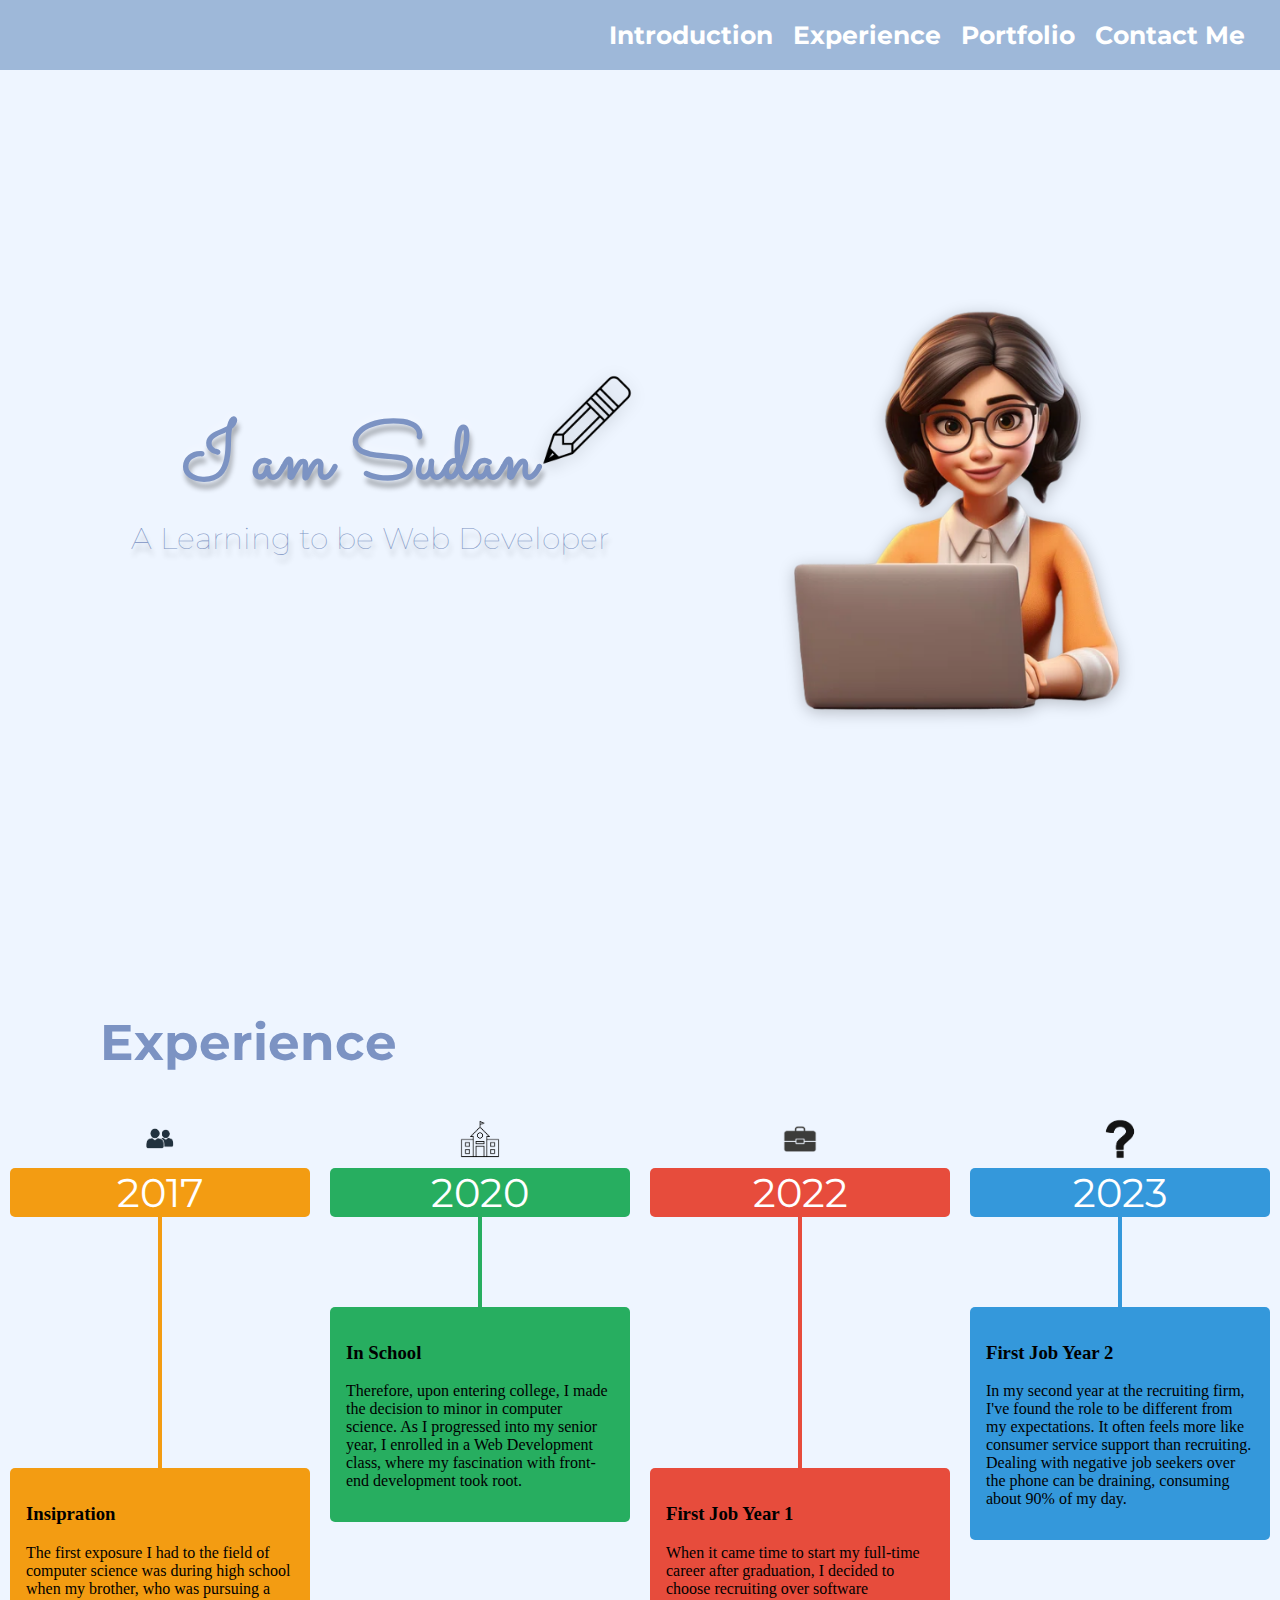
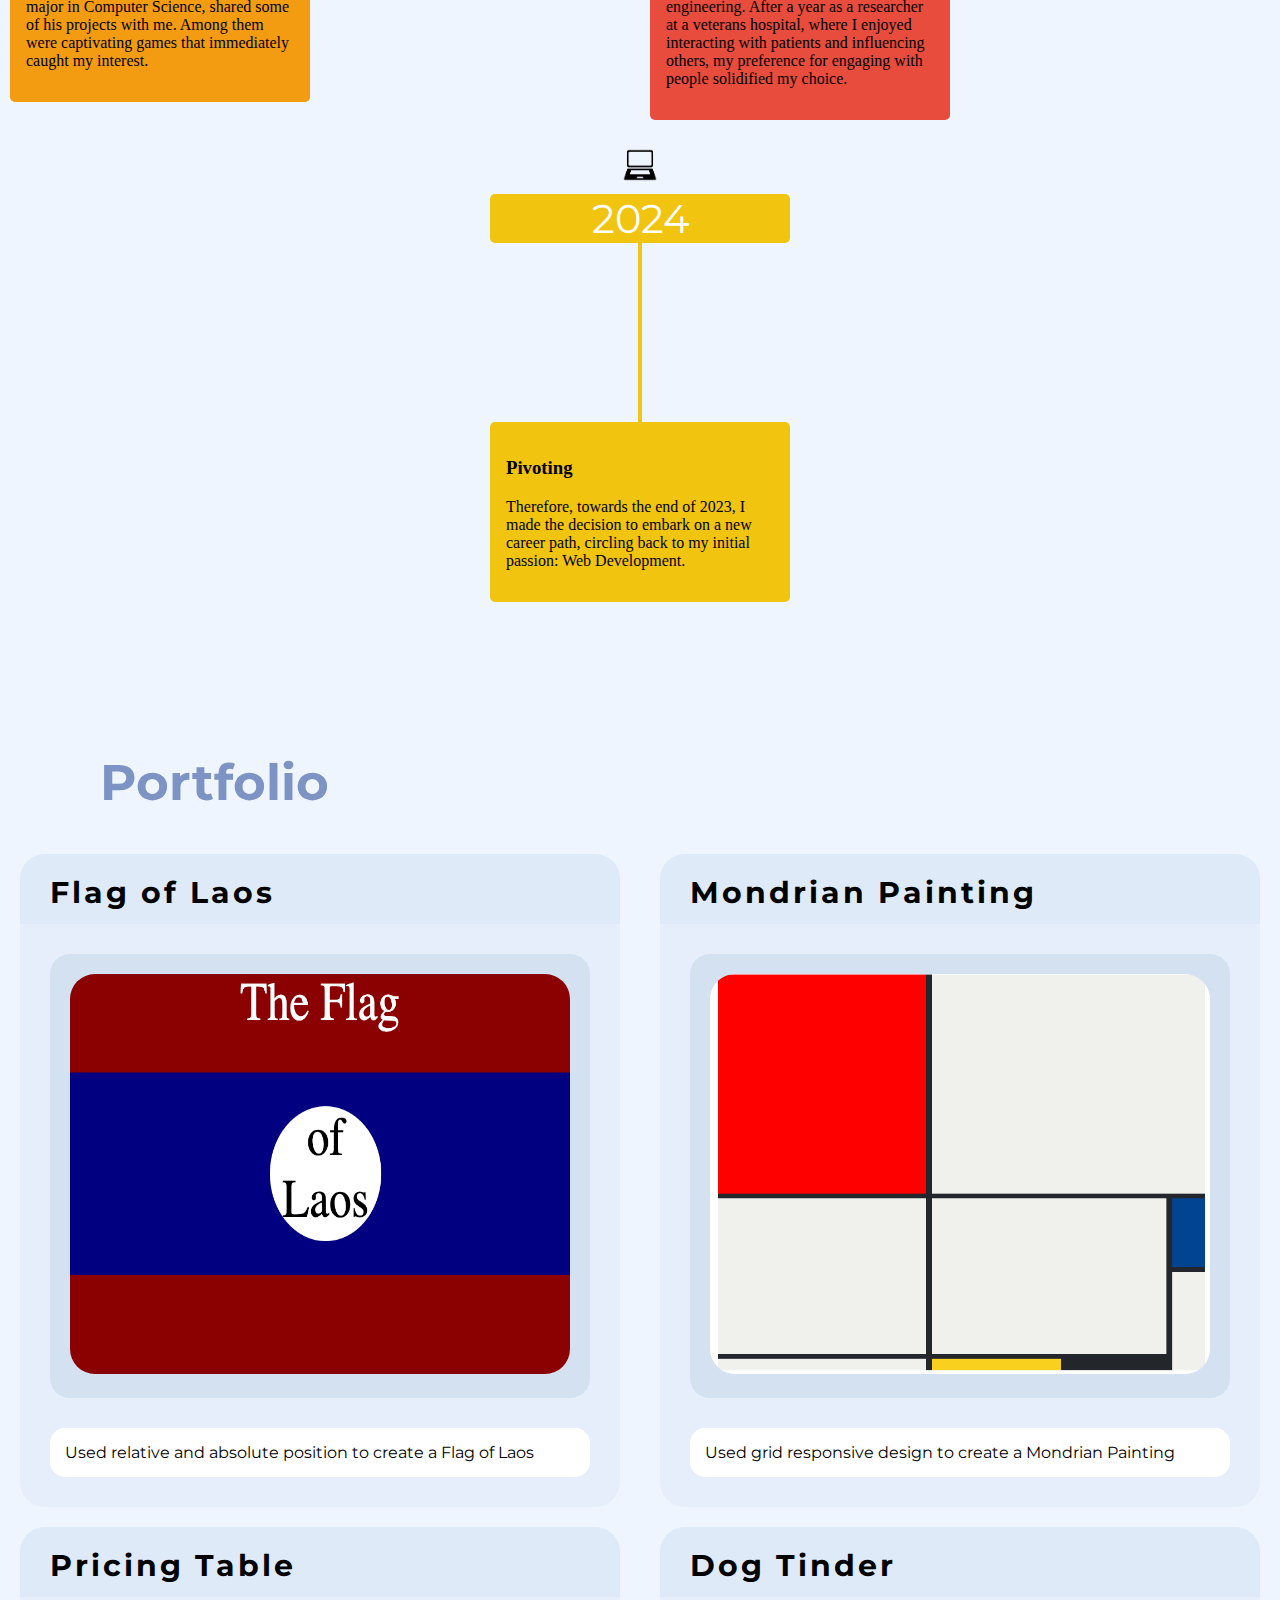
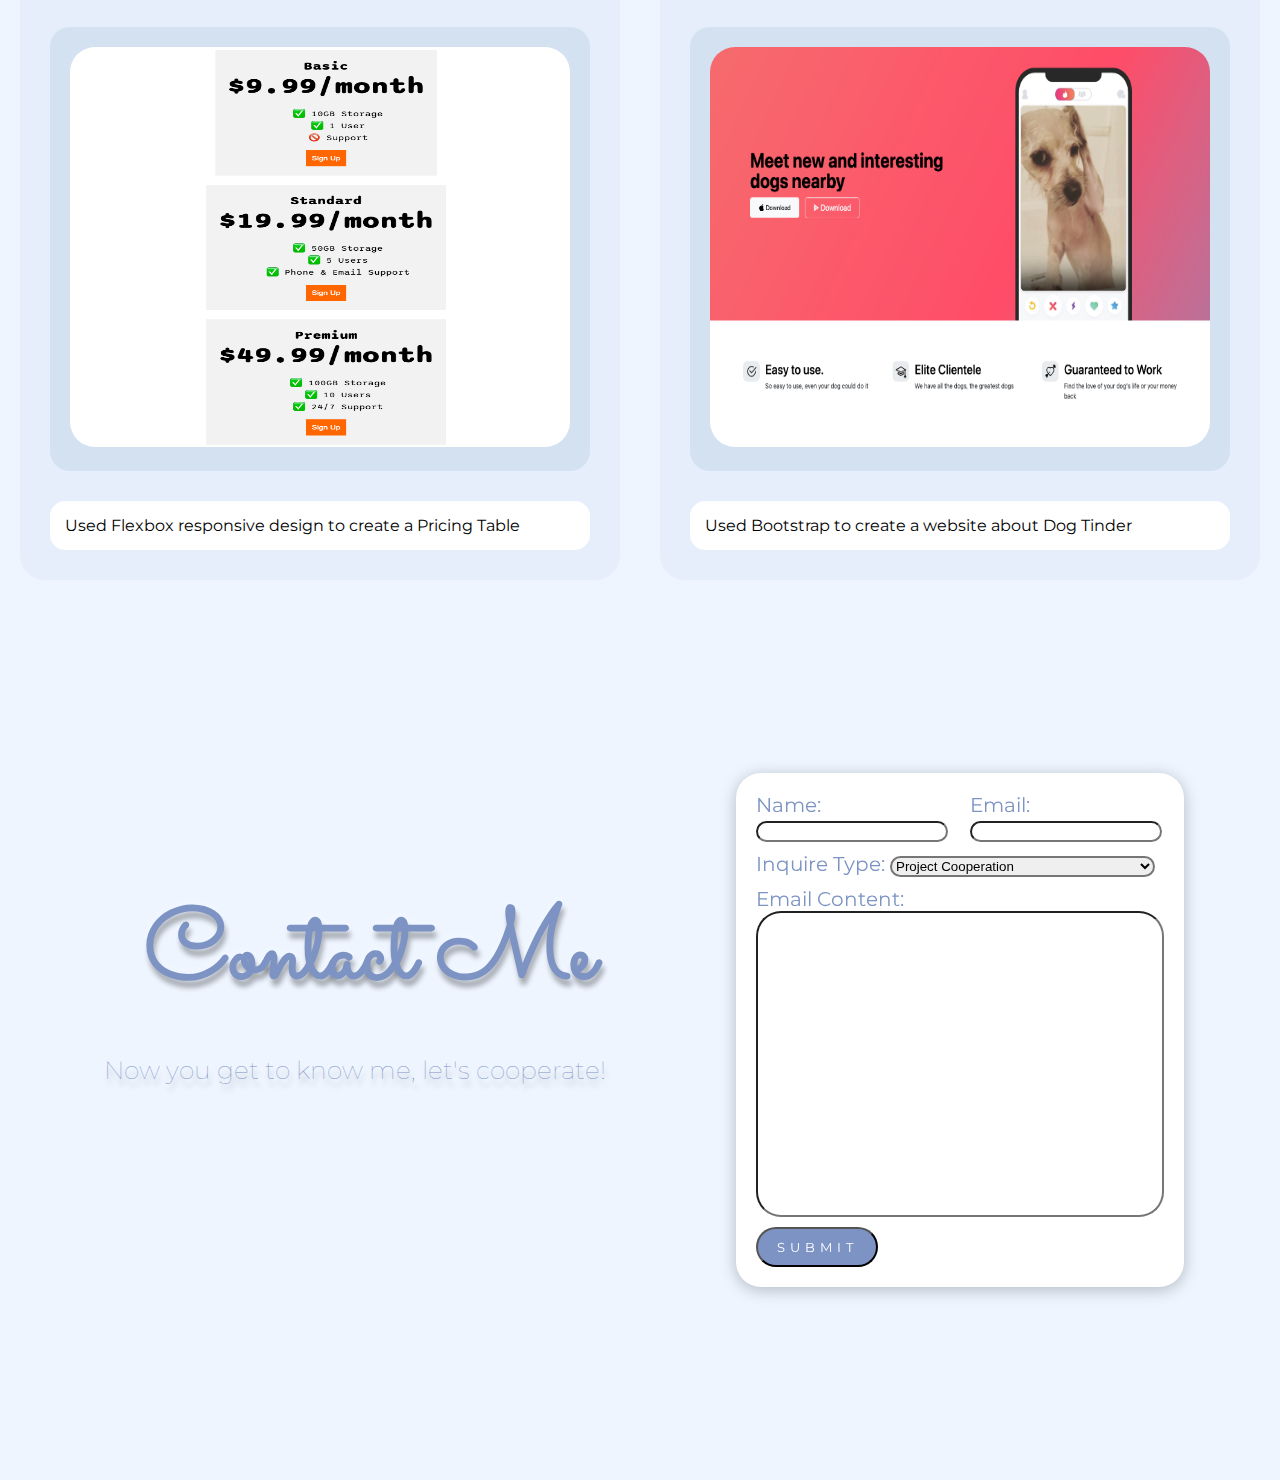
<file: index.html>
<!DOCTYPE html>
<html lang = "en">
    <head>
        <meta charset="UTF-8">
        <meta name="viewport" content="width=device-width, initial-scale=1.0">

        <link rel = "stylesheet" type = "text/css" href="style.css"/>
        <link rel="preconnect" href="https://fonts.googleapis.com">
        <link rel="preconnect" href="https://fonts.gstatic.com" crossorigin>
        <link
          href="https://fonts.googleapis.com/css2?family=Merriweather:ital,wght@0,300;0,400;0,700;0,900;1,300;1,400;1,700;1,900&family=Sacramento&display=swap"
          rel="stylesheet">
          <link href="https://fonts.googleapis.com/css2?family=Caveat&family=Dancing+Script&family=Libre+Baskerville&family=Montserrat:wght@100;400&display=swap" rel="stylesheet">
        <title>Personal Website</title>
    </head>
    <body>
        <div class="ownnav">
            <ul>
                <li><a href="#intro">Introduction</a></li>
                <li><a href="#experience">Experience</a></li>
                <li><a href="#portfolio">Portfolio</a></li>
                <li id="lastitem"><a href="#contact">Contact Me</a></li>
            </ul>
        </div>
        <div class="intro">
            <h1>I am Sudan<img src="img/pencil.png" alt="pencil"></h1>
            <div class="img"><img src="img/girlglasseslaptop.png" alt="girl typing on laptop"></div>
            <h2>A Learning to be Web Developer</h2>
        </div>
        <div class="experience">
            <h2 class="pheader">Experience</h2>
            <div class="timeline">         
                <div class="year">        
                    <div class="time-graphic"><img src="img/twopeople-removebg-preview.png" alt="two people"></div>
                    <div class="date orange">2017</div>
                    <div class="time-content orange">
                        <h3>Insipration</h3>
                        <p>The first exposure I had to the field of computer science was during high school when my brother, 
                            who was pursuing a major in Computer Science, shared some of his projects with me. 
                            Among them were captivating games that immediately caught my interest.
                        </p> 
                    </div>
                </div>
                
                <div class="year">        
                    <div class="time-graphic"><img src="img/school.png" alt="school"></div>
                    <div class="date green">2020</div>
                    <div class="time-content green">
                        <h3>In School</h3>
                        <p>Therefore, upon entering college, I made the decision to minor in computer science. 
                            As I progressed into my senior year, I enrolled in a Web Development class, 
                            where my fascination with front-end development took root.
                        </p> 
                    </div>
                </div>
                
                <div class="year">        
                    <div class="time-graphic"><img src="img/work.png" alt="briefcase"></div>
                    <div class="date pink">2022</div>
                    <div class="time-content pink">
                        <h3>First Job Year 1</h3>
                        <p>When it came time to start my full-time career after graduation, I decided to choose recruiting over software engineering. 
                            After a year as a researcher at a veterans hospital, where I enjoyed interacting with patients and influencing others,
                            my preference for engaging with people solidified my choice.
                        </p> 
                    </div>
                </div>
                
                <div class="year">        
                    <div class="time-graphic"><img src="img/question.png" alt="question mark"></div>
                    <div class="date lightblue">2023</div>
                    <div class="time-content lightblue">
                        <h3>First Job Year 2</h3>
                        <p> 
                            In my second year at the recruiting firm, I've found the role to be different from my expectations. 
                            It often feels more like consumer service support than recruiting. 
                            Dealing with negative job seekers over the phone can be draining, consuming about 90% of my day. 
                        </p> 
                    </div>
                </div>
                
                <div class="year">        
                    <div class="time-graphic"><img src="img/labtop.png" alt="laptop"></div>
                    <div class="date yellow">2024</div>
                    <div class="time-content yellow">
                        <h3>Pivoting</h3>
                        <p>Therefore, towards the end of 2023, I made the decision to embark on a new career path, 
                            circling back to my initial passion: Web Development.
                        </p> 
                    </div>
                </div>        
            </div>
        </div>
        <h2 class="pheader" id="portfolio">Portfolio</h2>
        <div class="portfolio">
            <div class="pimg">             
                <div class="section">
                    <a href="mini-projects/7.3 CSS Flag Project/index.html" target="_blank">
                        <div class="boxdecor"><h3>Flag of Laos</h3></div>
                        <div class="innerimg"><img src="img/flag.png" alt="flag of laos" height="400px" width="500px"></div>
                        <p class="subtitle">Used relative and absolute position to create a Flag of Laos</p>
                    </a>
                </div>
            </div>
            <div class="pimg">
                <div class="section">
                    <a href="mini-projects/10.3 Mondrian Project/index.html" target="_blank">
                        <div class="boxdecor"><h3>Mondrian Painting</h3></div>
                        <div class="innerimg"><img src="img/painting.png" alt="mondrian project" height="400px" width="500px"></div>
                        <p class="subtitle">Used grid responsive design to create a Mondrian Painting</p>
                    </a>    
                </div>
            </div>
            <div class="pimg">
                <div class="section">
                    <a href="mini-projects/9.4 Flexbox Pricing Table Project/index.html" target="_blank">
                        <div class="boxdecor"><h3>Pricing Table</h3></div>
                        <div class="innerimg"><img src="img/pricingtable.png" alt="pricing table" height="400px" width="500px"></div>
                        <p class="subtitle">Used Flexbox responsive design to create a Pricing Table </p>
                    </a>
                </div>
            </div>
            <div class="pimg">
                <div class="section">
                    <a href="mini-projects/11.3 TinDog Project/index.html" target="_blank">
                        <div class="boxdecor"><h3>Dog Tinder</h3></div>
                        <div class="innerimg"><img src="img/tinydog.png" alt="dog" height="400px" width="500px"></div>
                        <p class="subtitle">Used Bootstrap to create a website about Dog Tinder</p>
                    </a>
                </div>
            </div>
        </div>
        <div class="contact">
                
                <h2 class="pheader">Contact Me</h2>
                <div class="form">
                <form action="/action_page.php" target="_blank">
                    <div class= "name-email">
                        <div class="ne">
                            <label for = "name">Name: </label><br>
                            <input type = "text" id="name" name="fname"><br> 
                        </div>    
                        <div class="ne">
                            <label for = "email">Email: </label><br>
                            <input type = "text" id="email" name="email"><br>
                        </div>
                    </div>
                    <div class="inquire">
                        <label for = "business">Inquire Type: </label>
                        <select id="business" name="business">
                            <option value="Project Cooperation">Project Cooperation</option>
                            <option value="Recruitng Purposes">Recruitng Purposes</option>
                            <option value="Expanding Network">Expanding Network</option>
                            <option value="Website Improvement">Website Improvement</option>
                        </select><br>
                    </div>
                    <div class="email">
                        <label for = "Email Content">Email Content: </label><br>
                        <input id="longinput" type = "text" id="Email Content" name="Email Content" size="500"><br>
                    </div>
                    <input id="submit" type = "submit" value="SUBMIT">

                </form>
                </div>
                <h3>Now you get to know me, let's cooperate!</h3>

        </div>


    </body>
 
</html>
</file>
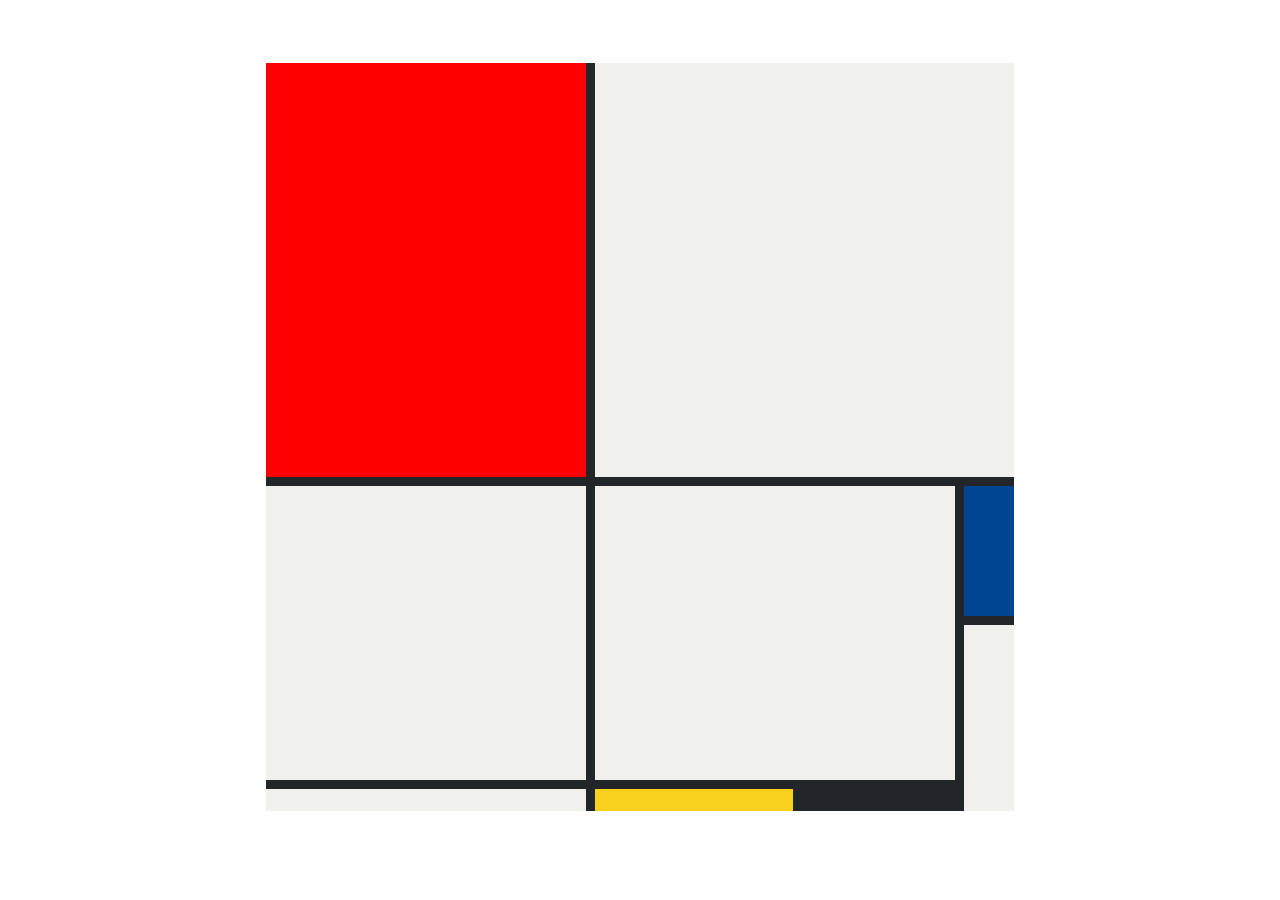
<file: mini-projects/10.3 Mondrian Project/index.html>
<!DOCTYPE html>
<html lang="en">

<head>
  <meta charset="UTF-8">
  <meta name="viewport" content="width=device-width, initial-scale=1.0">
  <title>Mondrian Project</title>
  <style>
    /* 
    Write your CSS here 
    Gap Colour: #000
    White: #F0F1EC
    Red: #E72F24
    Black: #232629
    Blue: #004592
    Yellow: #F9D01E

    For dimensions, see dimensions.png image.
    HINT: Remember you can't change the properties of grid lines.
    But grid lines are transparent!
    */
    .container {
      background-color: #232629;
      display: grid;
      width: 748px;
      height: 748px;
      margin: auto;
      margin-top: 5%;
      grid-template-columns: 320px 198px 153px 50px;
      grid-template-rows: 414px 130px 155px 22px;
      gap: 9px;
    }
    .box1 {
      background-color: red;
      
    }
    .box2 {
      background-color: #F0F1EC;  
      grid-column: span 3;    
      
    }
    .box3 {
      background-color: #F0F1EC;
      grid-row: span 2;
     
    }
    .box4 {
      background-color: #F0F1EC;
      grid-column: span 2;
      grid-row: span 2;
      
    }
    .box5 {
      background-color: #004592;
     
    }
    .box6 {
      background-color: #F0F1EC;
      grid-row: span 2;
    }
    .box7 {
      background-color: #F0F1EC;
      
    }
    .box8 {
      background-color: #F9D01E;
    
    }
    
    
    
  </style>
</head>

<body>
  <!-- Write your HTML here -->
  <div class ="container">
    <div class = "item box1"></div>
    <div class = "item box2"></div>
    <div class = "item box3"></div>
    <div class = "item box4"></div>
    <div class = "item box5"></div>
    <div class = "item box6"></div>
    <div class = "item box7"></div>
    <div class = "item box8"></div>
    <div class = "item box9"></div>
  </div>
</body>

</html>
</file>
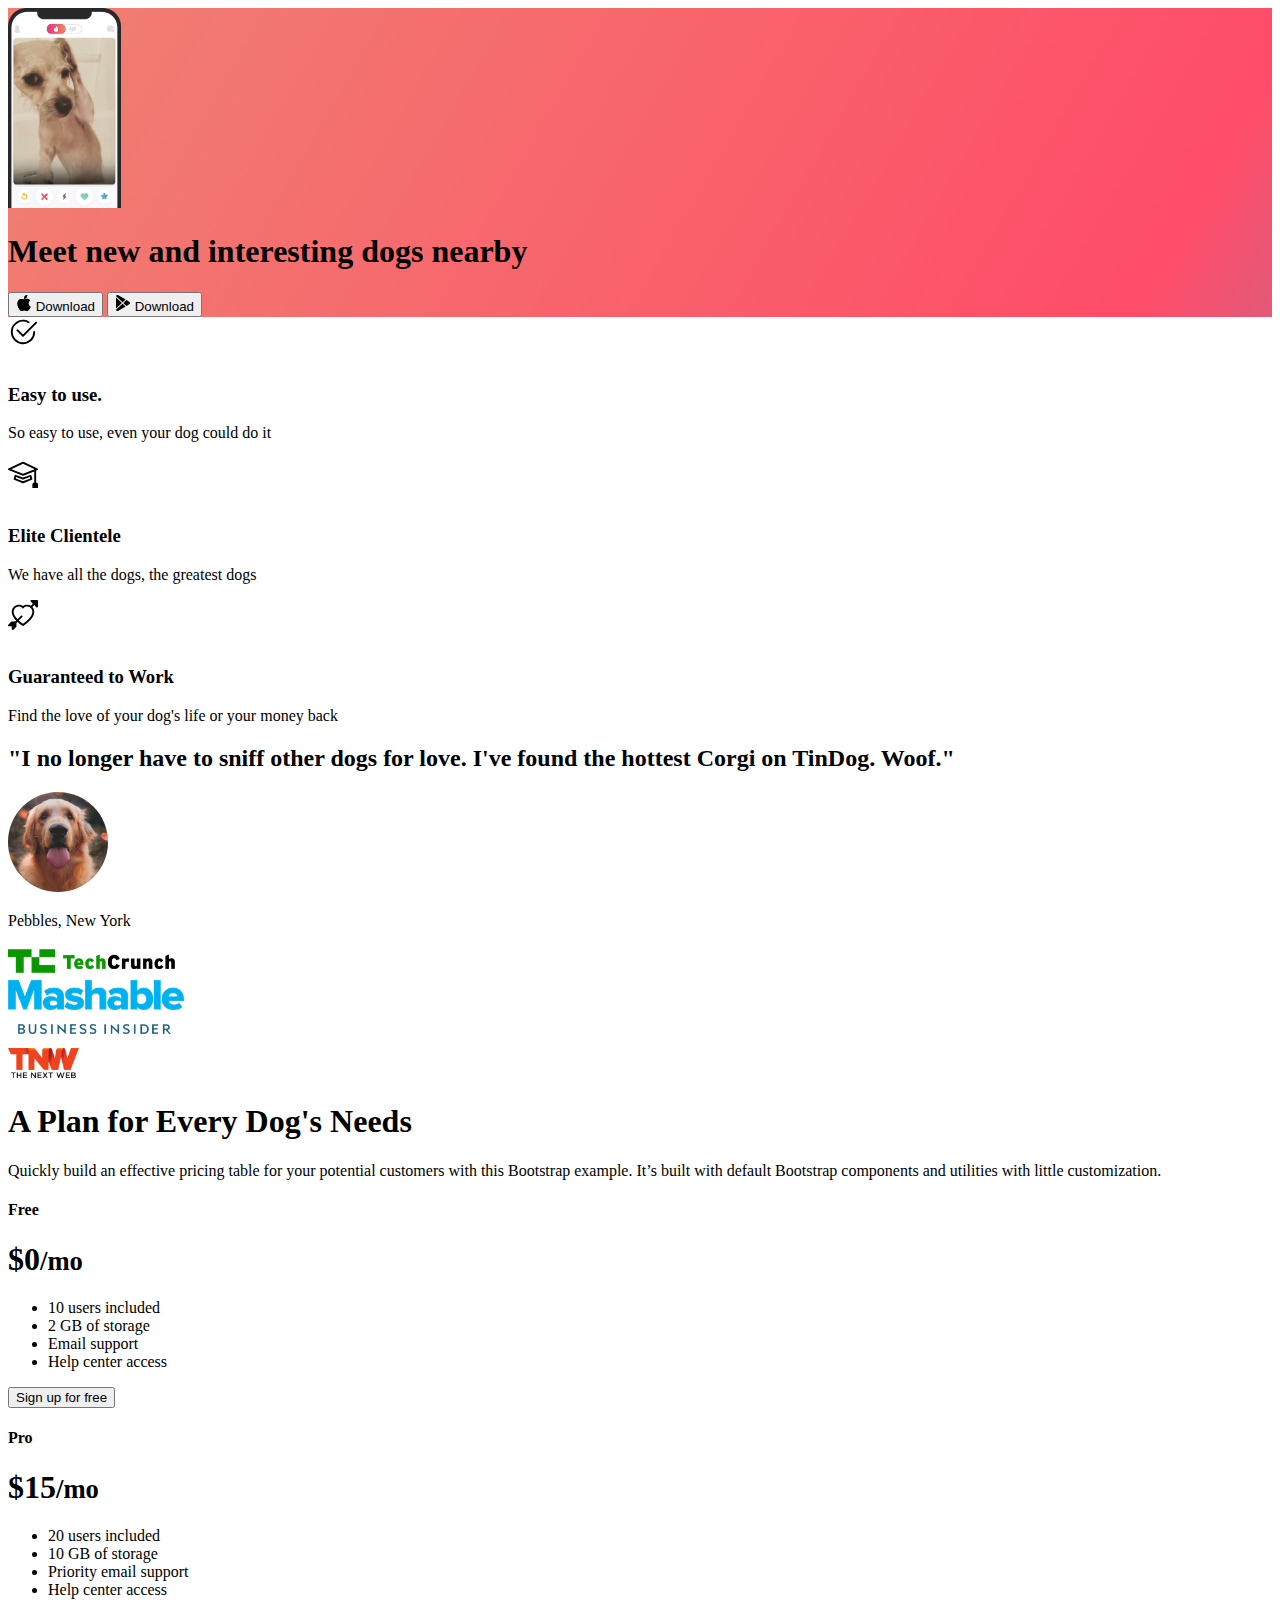
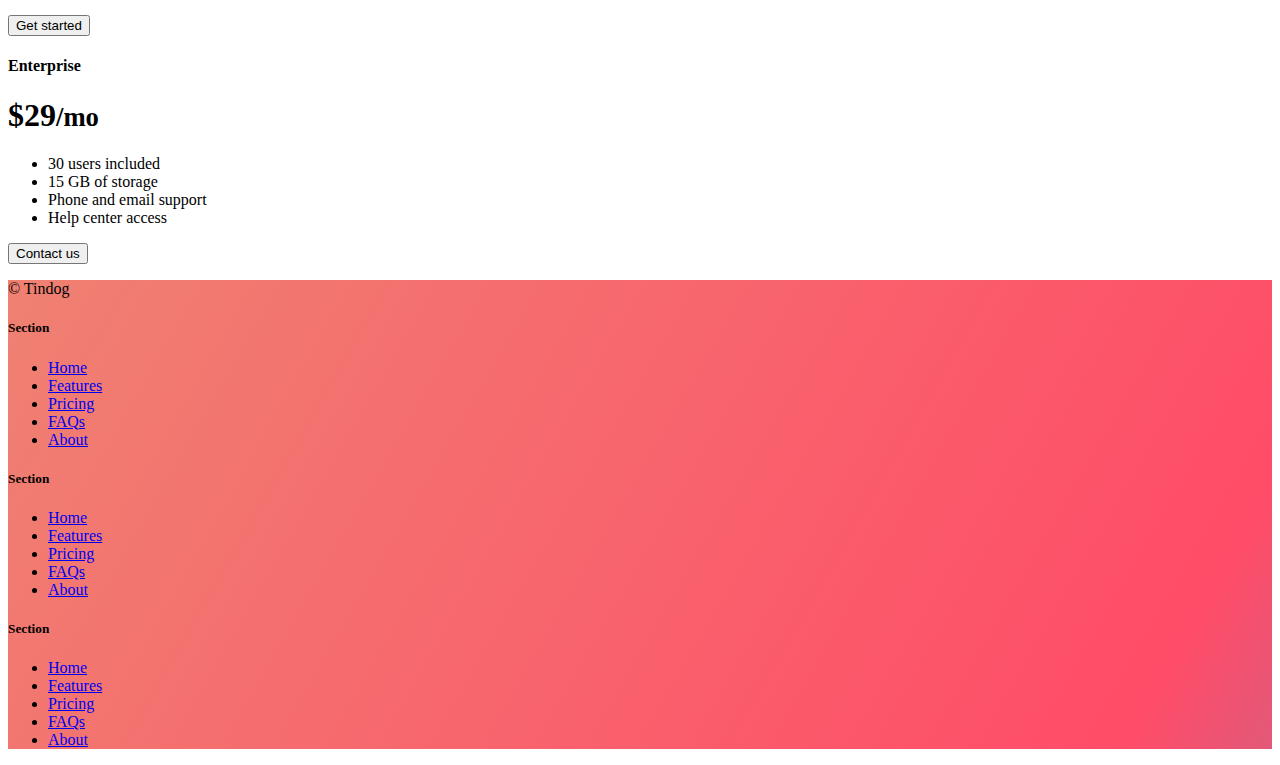
<file: mini-projects/11.3 TinDog Project/index.html>
<!DOCTYPE html>
<html lang="en">

<head>
  <meta charset="UTF-8">
  <meta name="viewport" content="width=device-width, initial-scale=1.0">
  <link rel="stylesheet" href="css/style.css">
  <link href="https://cdn.jsdelivr.net/npm/bootstrap@5.3.2/dist/css/bootstrap.min.css" rel="stylesheet" integrity="sha384-T3c6CoIi6uLrA9TneNEoa7RxnatzjcDSCmG1MXxSR1GAsXEV/Dwwykc2MPK8M2HN" crossorigin="anonymous">
  <title>TinDog</title>
</head>

<body>

  <!-- Title -->
  <section id="title" class = "gradient-background">
    <div class="container col-xxl-8 px-4 pt-5">
      <div class="row flex-lg-row-reverse align-items-center g-5">
        <div class="col-10 col-sm-8 col-lg-6">
          <img src="images/iphone.png" class="d-block mx-lg-auto pb-0 pt-5 img-fluid" alt="Bootstrap Themes"  height="200" loading="lazy" >
        </div>
        <div class="col-lg-6">
          <h1 class="display-5 fw-bold text-body-emphasis lh-1 mb-3">Meet new and interesting dogs nearby</h1>
          <div class="d-grid gap-2 d-md-flex justify-content-md-start">
            <button type="button" class="btn btn-primary btn-light px-4 me-md-2"><svg xmlns="http://www.w3.org/2000/svg" width="16" height="16" fill="currentColor"
              class="bi bi-apple mb-1" viewBox="0 0 16 16">
<path
                d="M11.182.008C11.148-.03 9.923.023 8.857 1.18c-1.066 1.156-.902 2.482-.878 2.516.024.034 1.52.087 2.475-1.258.955-1.345.762-2.391.728-2.43Zm3.314 11.733c-.048-.096-2.325-1.234-2.113-3.422.212-2.189 1.675-2.789 1.698-2.854.023-.065-.597-.79-1.254-1.157a3.692 3.692 0 0 0-1.563-.434c-.108-.003-.483-.095-1.254.116-.508.139-1.653.589-1.968.607-.316.018-1.256-.522-2.267-.665-.647-.125-1.333.131-1.824.328-.49.196-1.422.754-2.074 2.237-.652 1.482-.311 3.83-.067 4.56.244.729.625 1.924 1.273 2.796.576.984 1.34 1.667 1.659 1.899.319.232 1.219.386 1.843.067.502-.308 1.408-.485 1.766-.472.357.013 1.061.154 1.782.539.571.197 1.111.115 1.652-.105.541-.221 1.324-1.059 2.238-2.758.347-.79.505-1.217.473-1.282Z" />
<path
                d="M11.182.008C11.148-.03 9.923.023 8.857 1.18c-1.066 1.156-.902 2.482-.878 2.516.024.034 1.52.087 2.475-1.258.955-1.345.762-2.391.728-2.43Zm3.314 11.733c-.048-.096-2.325-1.234-2.113-3.422.212-2.189 1.675-2.789 1.698-2.854.023-.065-.597-.79-1.254-1.157a3.692 3.692 0 0 0-1.563-.434c-.108-.003-.483-.095-1.254.116-.508.139-1.653.589-1.968.607-.316.018-1.256-.522-2.267-.665-.647-.125-1.333.131-1.824.328-.49.196-1.422.754-2.074 2.237-.652 1.482-.311 3.83-.067 4.56.244.729.625 1.924 1.273 2.796.576.984 1.34 1.667 1.659 1.899.319.232 1.219.386 1.843.067.502-.308 1.408-.485 1.766-.472.357.013 1.061.154 1.782.539.571.197 1.111.115 1.652-.105.541-.221 1.324-1.059 2.238-2.758.347-.79.505-1.217.473-1.282Z" />
</svg> Download</button>
            <button type="button" class="btn btn-outline-light btn-lg px-4"><svg xmlns="http://www.w3.org/2000/svg" width="16" height="16" fill="currentColor"
              class="bi bi-google-play mb-1" viewBox="0 0 16 16">
<path
                d="M14.222 9.374c1.037-.61 1.037-2.137 0-2.748L11.528 5.04 8.32 8l3.207 2.96 2.694-1.586Zm-3.595 2.116L7.583 8.68 1.03 14.73c.201 1.029 1.36 1.61 2.303 1.055l7.294-4.295ZM1 13.396V2.603L6.846 8 1 13.396ZM1.03 1.27l6.553 6.05 3.044-2.81L3.333.215C2.39-.341 1.231.24 1.03 1.27Z" />
</svg>
 Download</button>
          </div>
        </div>
      </div>
    </div>
  </section>
  <!-- Features -->
  <section id="features">
    <div class="container px-4 py-5" id="hanging-icons">
      <div class="row g-4 py-5 row-cols-1 row-cols-lg-3">
        <div class="col d-flex align-items-start">
          <div class="icon-square text-body-emphasis bg-body-secondary d-inline-flex align-items-center justify-content-center fs-4 flex-shrink-0 me-3">
            <svg xmlns="http://www.w3.org/2000/svg" height="30" fill="currentColor" class="bi bi-check2-circle"
            viewBox="0 0 16 16">
<path
              d="M2.5 8a5.5 5.5 0 0 1 8.25-4.764.5.5 0 0 0 .5-.866A6.5 6.5 0 1 0 14.5 8a.5.5 0 0 0-1 0 5.5 5.5 0 1 1-11 0z" />
<path
              d="M15.354 3.354a.5.5 0 0 0-.708-.708L8 9.293 5.354 6.646a.5.5 0 1 0-.708.708l3 3a.5.5 0 0 0 .708 0l7-7z" />
</svg>          </div>
          <div>
            <h3 class="fs-2 text-body-emphasis">Easy to use.</h3>
            <p>So easy to use, even your dog could do it</p>
          </div>
        </div>
        <div class="col d-flex align-items-start">
          <div class="icon-square text-body-emphasis bg-body-secondary d-inline-flex align-items-center justify-content-center fs-4 flex-shrink-0 me-3">
            <svg xmlns="http://www.w3.org/2000/svg" height="30" fill="currentColor" class="bi bi-mortarboard" viewBox="0 0 16 16">
            <path d="M8.211 2.047a.5.5 0 0 0-.422 0l-7.5 3.5a.5.5 0 0 0 .025.917l7.5 3a.5.5 0 0 0 .372 0L14 7.14V13a1 1 0 0 0-1 1v2h3v-2a1 1 0 0 0-1-1V6.739l.686-.275a.5.5 0 0 0 .025-.917l-7.5-3.5ZM8 8.46 1.758 5.965 8 3.052l6.242 2.913L8 8.46Z"/>
            <path d="M4.176 9.032a.5.5 0 0 0-.656.327l-.5 1.7a.5.5 0 0 0 .294.605l4.5 1.8a.5.5 0 0 0 .372 0l4.5-1.8a.5.5 0 0 0 .294-.605l-.5-1.7a.5.5 0 0 0-.656-.327L8 10.466 4.176 9.032Zm-.068 1.873.22-.748 3.496 1.311a.5.5 0 0 0 .352 0l3.496-1.311.22.748L8 12.46l-3.892-1.556Z"/>
            </svg>          </div>
          <div>
            <h3 class="fs-2 text-body-emphasis">Elite Clientele</h3>
            <p>We have all the dogs, the greatest dogs</p>
          </div>
        </div>
        <div class="col d-flex align-items-start">
          <div class="icon-square text-body-emphasis bg-body-secondary d-inline-flex align-items-center justify-content-center fs-4 flex-shrink-0 me-3">
            <svg xmlns="http://www.w3.org/2000/svg" height="30" fill="currentColor" class="bi bi-arrow-through-heart"
            viewBox="0 0 16 16">
<path fill-rule="evenodd"
              d="M2.854 15.854A.5.5 0 0 1 2 15.5V14H.5a.5.5 0 0 1-.354-.854l1.5-1.5A.5.5 0 0 1 2 11.5h1.793l.53-.53c-.771-.802-1.328-1.58-1.704-2.32-.798-1.575-.775-2.996-.213-4.092C3.426 2.565 6.18 1.809 8 3.233c1.25-.98 2.944-.928 4.212-.152L13.292 2 12.147.854A.5.5 0 0 1 12.5 0h3a.5.5 0 0 1 .5.5v3a.5.5 0 0 1-.854.354L14 2.707l-1.006 1.006c.236.248.44.531.6.845.562 1.096.585 2.517-.213 4.092-.793 1.563-2.395 3.288-5.105 5.08L8 13.912l-.276-.182a21.86 21.86 0 0 1-2.685-2.062l-.539.54V14a.5.5 0 0 1-.146.354l-1.5 1.5Zm2.893-4.894A20.419 20.419 0 0 0 8 12.71c2.456-1.666 3.827-3.207 4.489-4.512.679-1.34.607-2.42.215-3.185-.817-1.595-3.087-2.054-4.346-.761L8 4.62l-.358-.368c-1.259-1.293-3.53-.834-4.346.761-.392.766-.464 1.845.215 3.185.323.636.815 1.33 1.519 2.065l1.866-1.867a.5.5 0 1 1 .708.708L5.747 10.96Z" />
</svg>
        </div>
          <div>
            <h3 class="fs-2 text-body-emphasis">Guaranteed to Work</h3>
            <p>Find the love of your dog's life or your money back</p>
          </div>
        </div>
      </div>
    </div>
  </section>
  <!-- Testimonial -->
  <section id="testimonial" class="bg-body-tertiary">
    <div class=" py-5 text-center container">
      <h2 class="display-10  text-body-emphasis pt-5">"I no longer have to sniff other dogs for love. I've found the hottest Corgi on TinDog. Woof."</h1>
      <img class="d-block mx-auto mt-5 mb-2 profile-img" src="images/dog-img.jpg" alt=""  height="100">

      <div class="mx-auto">
        <p class="lead mb-4">Pebbles, New York</p>
      </div>
      <div class="container pt-5">
        <div class="row">
          <div class="col-lg-3 col-sm-12"><img src="images/techcrunch.png" alt="logo" height="30"></div>
          <div class="col-lg-3 col-sm-12"><img src="images/mashable.png" alt="logo" height="30"></div>            
          <div class="col-lg-3 col-sm-12"><img src="images/bizinsider.png" alt="logo" height="30"></div>
          <div class="col-lg-3 col-sm-12"><img src="images/tnw.png" alt="logo" height="30"></div>            
        </div>
      </div>
    </div>  
  </section>
  <!-- Pricing -->
  <section id="pricing">
    <div class="container py-3">
      <header>
    
        <div class="pricing-header p-3 pb-md-4 mx-auto text-center">
          <h1 class="display-4 fw-normal text-body-emphasis mt-5">A Plan for Every Dog's Needs
          </h1>
          <p class="fs-5 text-body-secondary">Quickly build an effective pricing table for your potential customers with this Bootstrap example. It’s built with default Bootstrap components and utilities with little customization.</p>
        </div>
      </header>
    
      <main>
        <div class="row row-cols-1 row-cols-md-3 mb-3 text-center">
          <div class="col">
            <div class="card mb-4 rounded-3 shadow-sm">
              <div class="card-header py-3">
                <h4 class="my-0 fw-normal">Free</h4>
              </div>
              <div class="card-body">
                <h1 class="card-title pricing-card-title">$0<small class="text-body-secondary fw-light">/mo</small></h1>
                <ul class="list-unstyled mt-3 mb-4">
                  <li>10 users included</li>
                  <li>2 GB of storage</li>
                  <li>Email support</li>
                  <li>Help center access</li>
                </ul>
                <button type="button" class="w-100 btn btn-lg btn-outline-dark">Sign up for free</button>
              </div>
            </div>
          </div>
          <div class="col">
            <div class="card mb-4 rounded-3 shadow-sm">
              <div class="card-header py-3">
                <h4 class="my-0 fw-normal">Pro</h4>
              </div>
              <div class="card-body">
                <h1 class="card-title pricing-card-title">$15<small class="text-body-secondary fw-light">/mo</small></h1>
                <ul class="list-unstyled mt-3 mb-4">
                  <li>20 users included</li>
                  <li>10 GB of storage</li>
                  <li>Priority email support</li>
                  <li>Help center access</li>
                </ul>
                <button type="button" class="w-100 btn btn-lg btn-dark">Get started</button>
              </div>
            </div>
          </div>
          <div class="col">
            <div class="card mb-4 rounded-3 shadow-sm border-dark">
              <div class="card-header py-3 text-bg-dark border-primary">
                <h4 class="my-0 fw-normal">Enterprise</h4>
              </div>
              <div class="card-body">
                <h1 class="card-title pricing-card-title">$29<small class="text-body-secondary fw-light">/mo</small></h1>
                <ul class="list-unstyled mt-3 mb-4">
                  <li>30 users included</li>
                  <li>15 GB of storage</li>
                  <li>Phone and email support</li>
                  <li>Help center access</li>
                </ul>
                <button type="button" class="w-100 btn btn-lg btn-dark ">Contact us</button>
              </div>
            </div>
          </div>
        </div>
    
   
  </section>
  <!-- Footer -->
  <section id="footer" class="gradient-background">
    <div class="container">
      <footer class="row row-cols-1 row-cols-sm-2 row-cols-md-5 py-5 my-5 mb-0">
        <div class="col mb-3">
         
          <p class="text-body-secondary ">© Tindog</p>
        </div>
    
        <div class="col mb-3">
    
        </div>
    
        <div class="col mb-3">
          <h5>Section</h5>
          <ul class="nav flex-column">
            <li class="nav-item mb-2"><a href="#" class="nav-link p-0 text-body-secondary">Home</a></li>
            <li class="nav-item mb-2"><a href="#" class="nav-link p-0 text-body-secondary">Features</a></li>
            <li class="nav-item mb-2"><a href="#" class="nav-link p-0 text-body-secondary">Pricing</a></li>
            <li class="nav-item mb-2"><a href="#" class="nav-link p-0 text-body-secondary">FAQs</a></li>
            <li class="nav-item mb-2"><a href="#" class="nav-link p-0 text-body-secondary">About</a></li>
          </ul>
        </div>
    
        <div class="col mb-3">
          <h5>Section</h5>
          <ul class="nav flex-column">
            <li class="nav-item mb-2"><a href="#" class="nav-link p-0 text-body-secondary">Home</a></li>
            <li class="nav-item mb-2"><a href="#" class="nav-link p-0 text-body-secondary">Features</a></li>
            <li class="nav-item mb-2"><a href="#" class="nav-link p-0 text-body-secondary">Pricing</a></li>
            <li class="nav-item mb-2"><a href="#" class="nav-link p-0 text-body-secondary">FAQs</a></li>
            <li class="nav-item mb-2"><a href="#" class="nav-link p-0 text-body-secondary">About</a></li>
          </ul>
        </div>
    
        <div class="col mb-3">
          <h5>Section</h5>
          <ul class="nav flex-column">
            <li class="nav-item mb-2"><a href="#" class="nav-link p-0 text-body-secondary">Home</a></li>
            <li class="nav-item mb-2"><a href="#" class="nav-link p-0 text-body-secondary">Features</a></li>
            <li class="nav-item mb-2"><a href="#" class="nav-link p-0 text-body-secondary">Pricing</a></li>
            <li class="nav-item mb-2"><a href="#" class="nav-link p-0 text-body-secondary">FAQs</a></li>
            <li class="nav-item mb-2"><a href="#" class="nav-link p-0 text-body-secondary">About</a></li>
          </ul>
        </div>
      </footer>
    </div>

  </section>
</body>

</html>
</file>
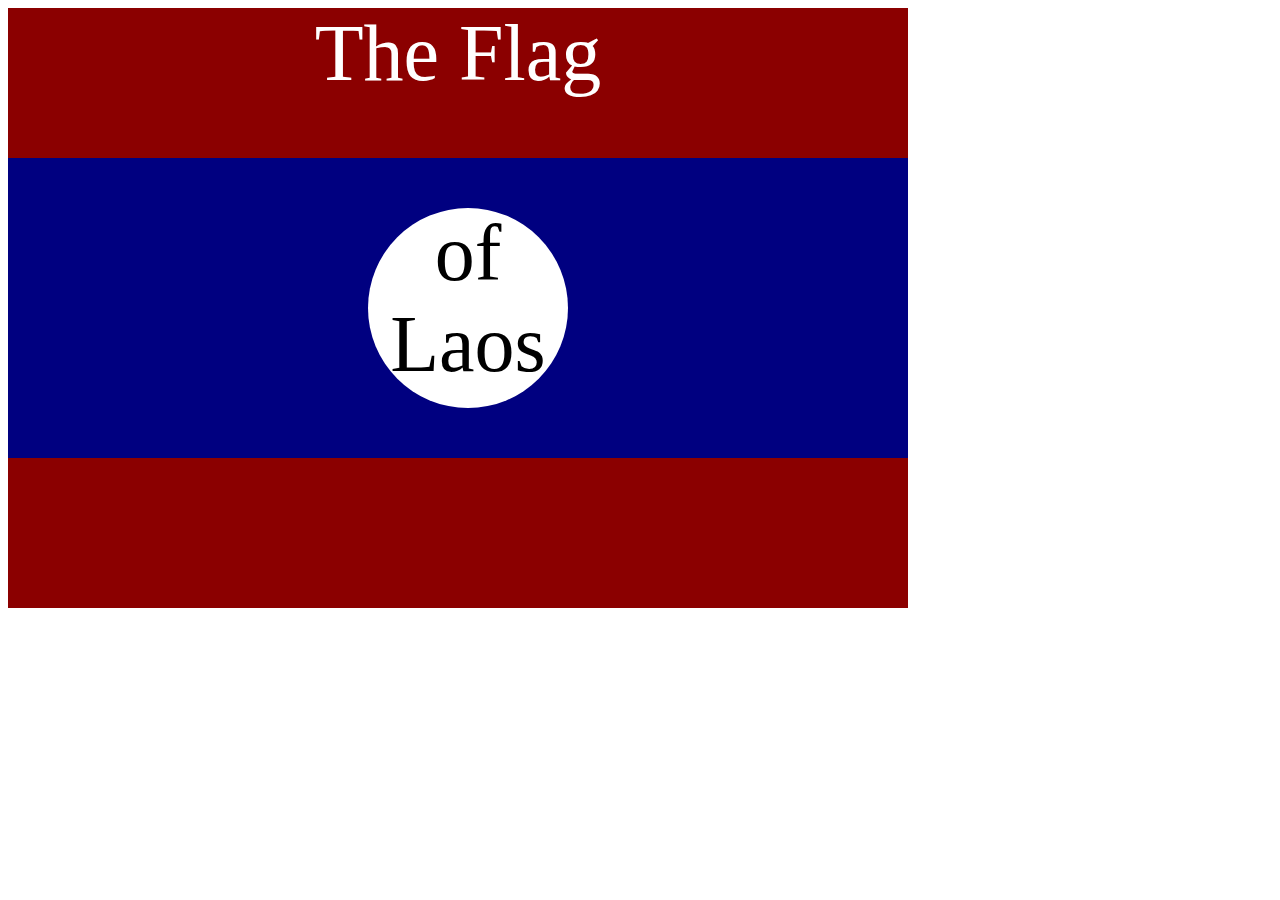
<file: mini-projects/7.3 CSS Flag Project/index.html>
<!DOCTYPE html>
<html lang="en">

<head>
  <meta charset="UTF-8">
  <title>CSS Flag Project</title>
  <style>
    /* Write your CSS Code here */
    
    
    .flag {
      background-color:darkred;
      /*height: 100%; percentage is relative to its parent element, only works when parent has a fixed height*/
      color: white;
      height: 600px;
      width: 900px;
      position: relative;
    }
    .flag div {
      background-color: navy;
      height: 50%;
      width: 100%;
      position: absolute;
      top: 150px;
         
    }
    .flag div div {
      color: black;
      background-color: white;
      height: 200px;
      width: 200px;
      border-radius: 50%;
      position: relative;
      left: 40%;
      top: 50px;
      
    }

    p {
      margin: 0;
      font-size: 80px;
      text-align: center;
    }
 

    
  </style>
</head>

<!-- 
  IMPORTANT! Do not change any HTML
Don't add any classes/ids/elements 
Use what you know about combining selectors 
and CSS specificity instead.
Hint 1: The flag is 900px by 600px and the circle is 200px by 200px.
Hint 2: You can use CSS inspection to get the colors from
https://appbrewery.github.io/flag-of-laos/
-->

<body>
  <div class="flag">
    <p>The Flag</p>
    <div>
      <div>
        <p>of Laos</p>
      </div>
    </div>
  </div>
</body>

</html>
</file>
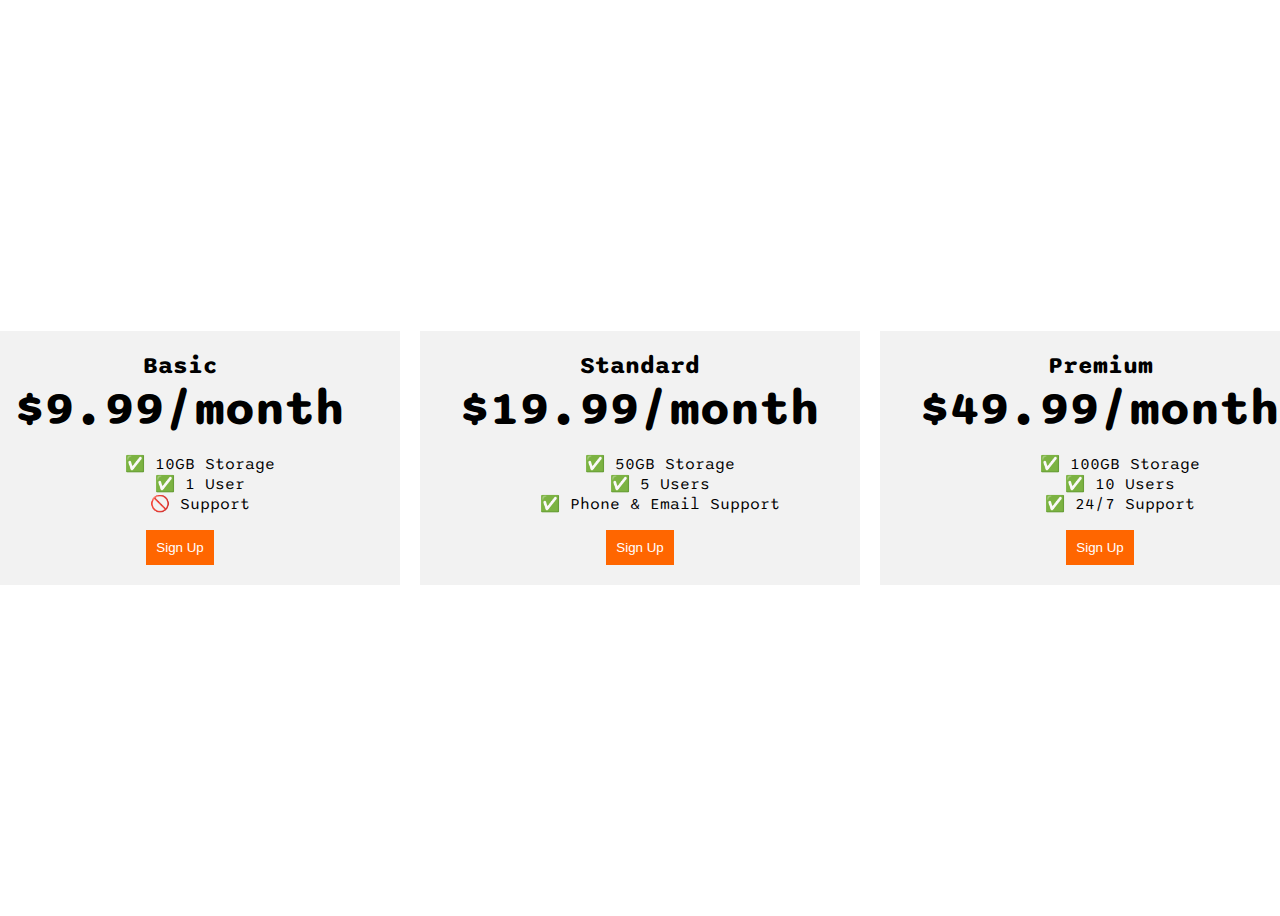
<file: mini-projects/9.4 Flexbox Pricing Table Project/index.html>
<!DOCTYPE html>
<html>

<head>
  <title>Flexbox Pricing Table</title>
  <link rel="preconnect" href="https://fonts.googleapis.com">
  <link rel="preconnect" href="https://fonts.gstatic.com" crossorigin>
  <link href="https://fonts.googleapis.com/css2?family=Sono:wght@400;700&display=swap" rel="stylesheet">
  <style>
    body {
      font-family: 'Sono', sans-serif;
    }
    
    .pricing-plan {
      background-color: #F2F2F2;
      padding: 20px;
      text-align: center;
      min-width: 400px;

    }
    .plan-button {
      background-color: #FF6600;
      color: white;
      border: none;
      font-size: 13.3333px;
      padding: 10px;
    }
    .plan-title {
      font-size: 24px;
      font-weight: bold;
    }
    .plan-price {
      font-size: 48px;
      font-weight: bold;
    }
    .plan-features {
      list-style-type: none;
    }
    .pricing-container {
      display: flex;
      gap: 20px;
      justify-content: center;
      height: 100vh;
      align-items: center;
    }
    
    /* Hint: What can you do with a media query and flexbox? */
    @media (max-width: 1250px) {
      .pricing-container{
        flex-direction: column;   
      }
    }
  </style>
</head>

<body>
  <div class="pricing-container">
    <div class="pricing-plan">
      <div class="plan-title">Basic</div>
      <div class="plan-price">$9.99/month</div>
      <ul class="plan-features">
        <li>✅ 10GB Storage</li>
        <li>✅ 1 User</li>
        <li>🚫 Support</li>
      </ul>
      <button class="plan-button">Sign Up</a>
    </div>
    <div class="pricing-plan">
      <div class="plan-title">Standard</div>
      <div class="plan-price">$19.99/month</div>
      <ul class="plan-features">
        <li>✅ 50GB Storage</li>
        <li>✅ 5 Users</li>
        <li>✅ Phone &amp; Email Support</li>
      </ul>
      <button class="plan-button">Sign Up</a>
    </div>
    <div class="pricing-plan">
      <div class="plan-title">Premium</div>
      <div class="plan-price">$49.99/month</div>
      <ul class="plan-features">
        <li>✅ 100GB Storage</li>
        <li>✅ 10 Users</li>
        <li>✅ 24/7 Support</li>
      </ul>
      <button class="plan-button">Sign Up</a>
    </div>
  </div>

</body>

</html>
</file>
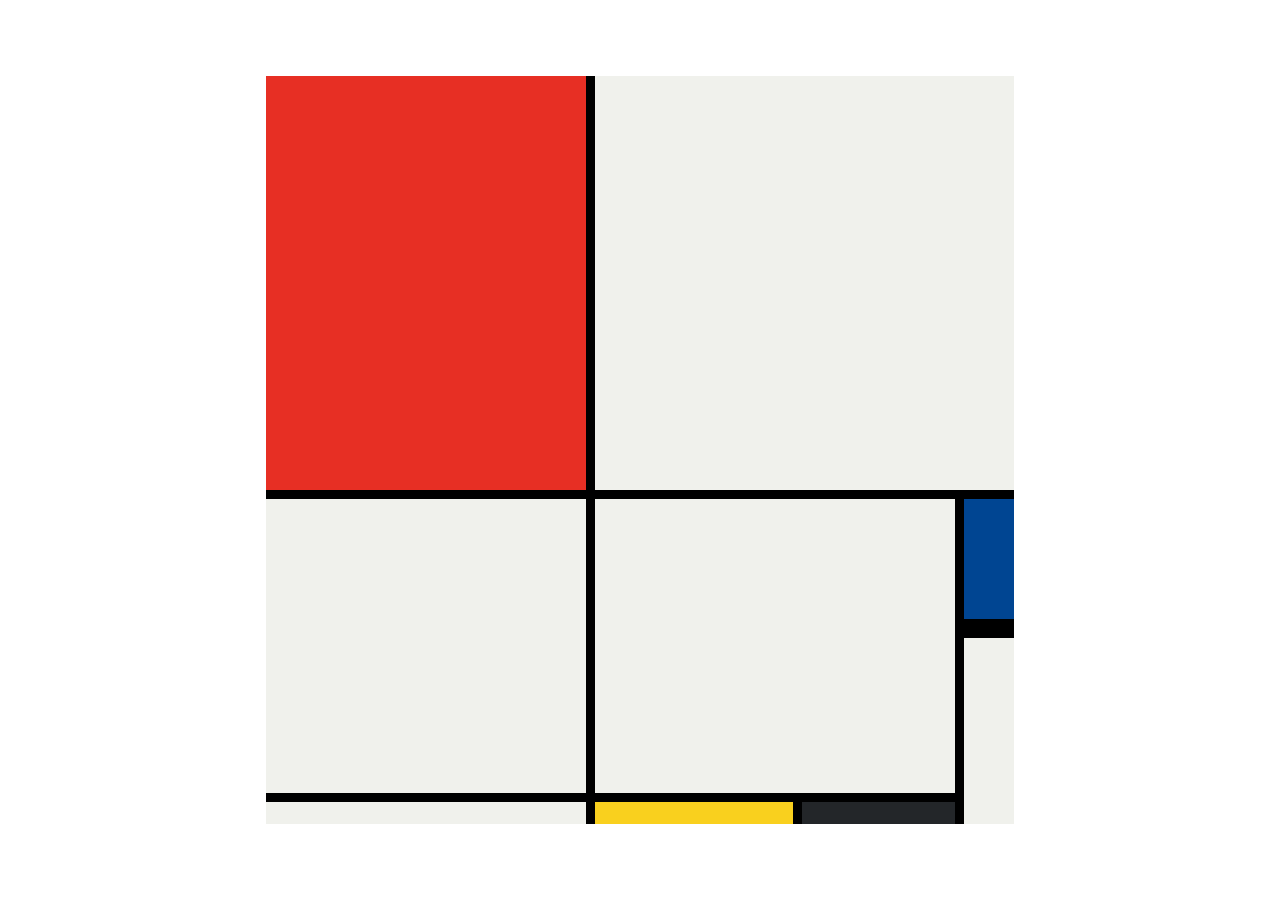
<file: mini-projects/10.3 Mondrian Project/solution.html>
<!DOCTYPE html>
<html lang="en">

<head>
  <meta charset="UTF-8">
  <meta name="viewport" content="width=device-width, initial-scale=1.0">
  <title>Mondrian Project</title>
  <style>
    /* 
    Write your CSS here 
    Line Colour: #000
    White: #F0F1EC
    Red: #E72F24
    Black: #232629
    Blue: #004592
    Yellow: #F9D01E
    */
    body {
      display: flex;
      justify-content: center;
      align-items: center;
      height: 100vh;
      margin: 0;
      padding: 0;
    }

    .container {
      height: 748px;
      width: 748px;
      display: grid;
      background-color: #000;
      grid-template-columns: 320px 198px 153px 50px;
      grid-template-rows: 414px 130px 155px 22px;
      gap: 9px;
    }

    .item {
      background-color: #F0F1EC;
    }

    .red {
      background-color: #E72F24;
    }

    .white1 {
      grid-column: span 3;
    }

    .white2 {
      grid-row: span 2;
    }

    .white3 {
      grid-area: 2 / 2 / 4 /4
    }

    .blue {
      background-color: #004592;
      border-bottom: 10px solid #000;
    }

    .white4 {
      grid-row: span 2;
    }

    .yellow {
      background-color: #F9D01E;
    }

    .black {
      background-color: #232629;
    }
  </style>
</head>

<body>
  <!-- Write your HTML here -->

  <div class="container">
    <div class="item red"></div>
    <div class="item white1"></div>
    <div class="item white2"></div>
    <div class="item white3"></div>

    <div class="item blue"></div>
    <div class="item white4"></div>

    <div class="item"></div>
    <div class="item yellow"></div>
    <div class="item black"></div>
  </div>
</body>

</html>
</file>
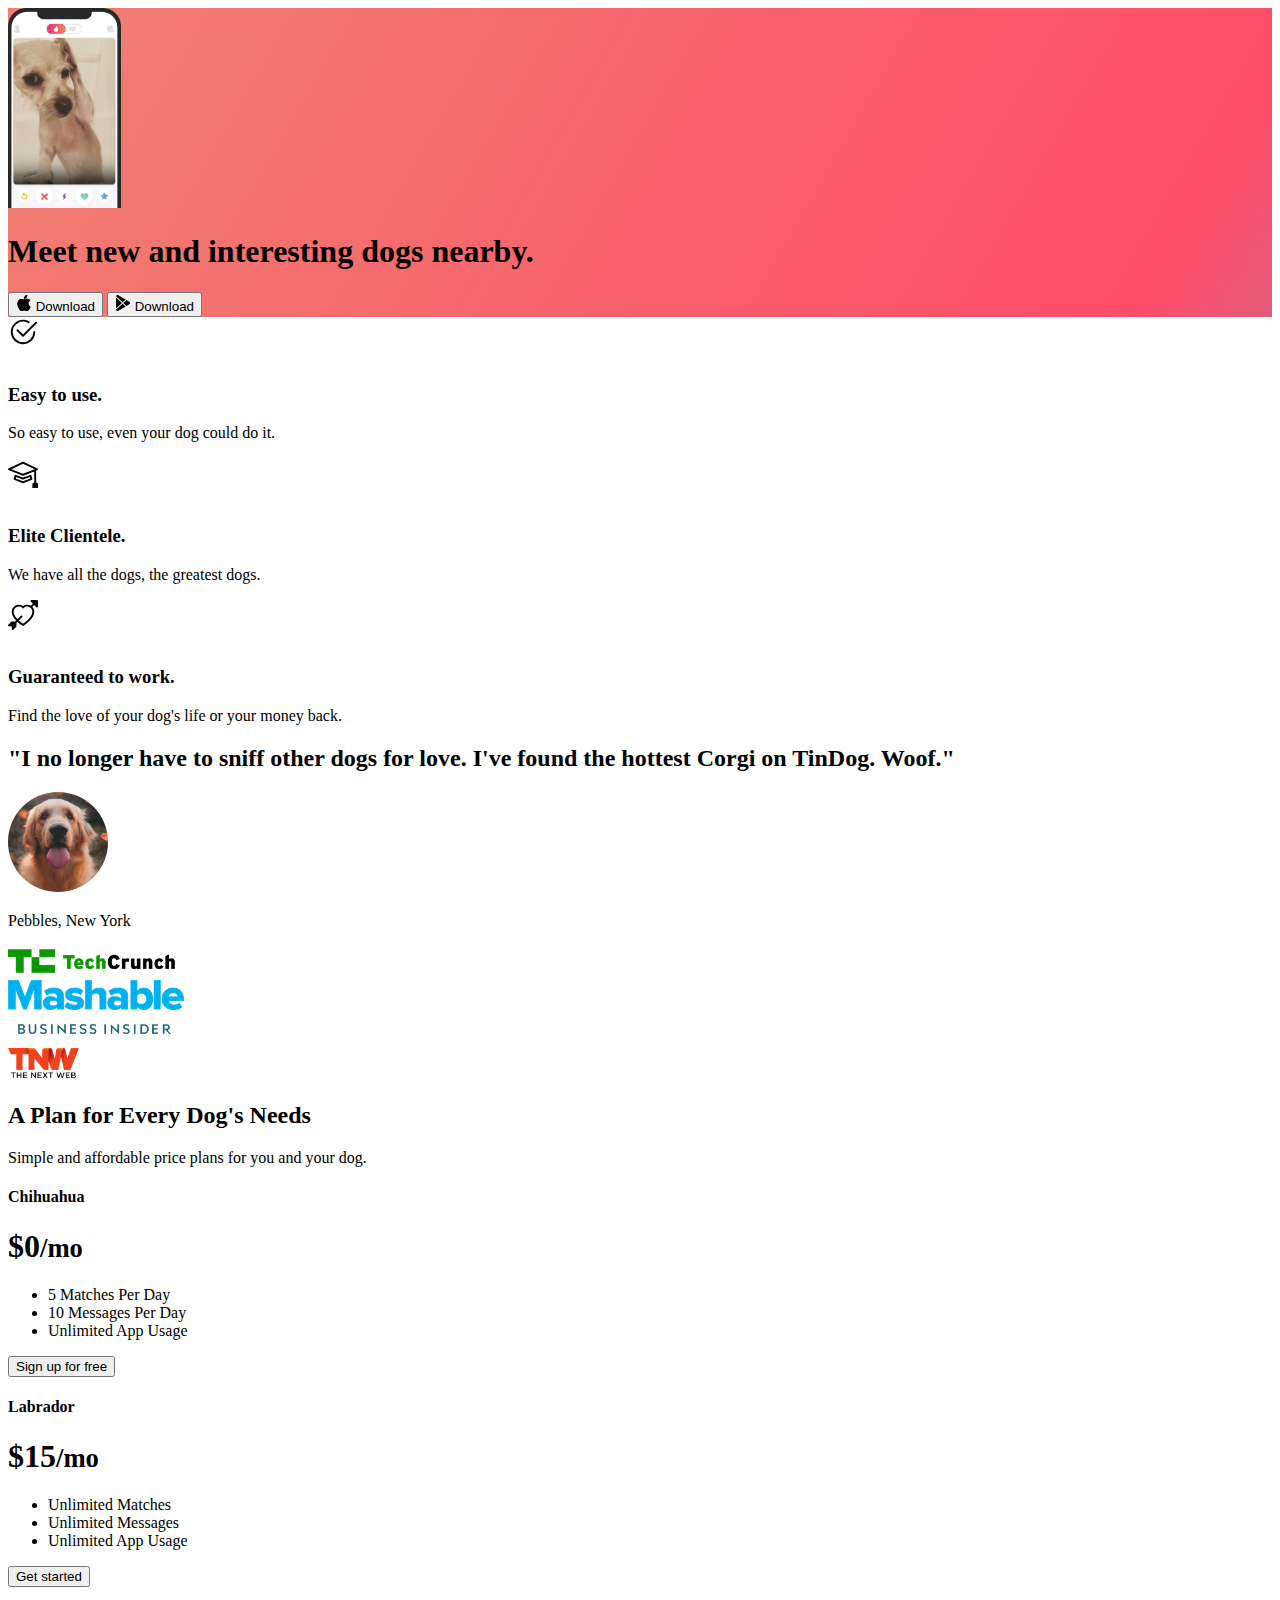
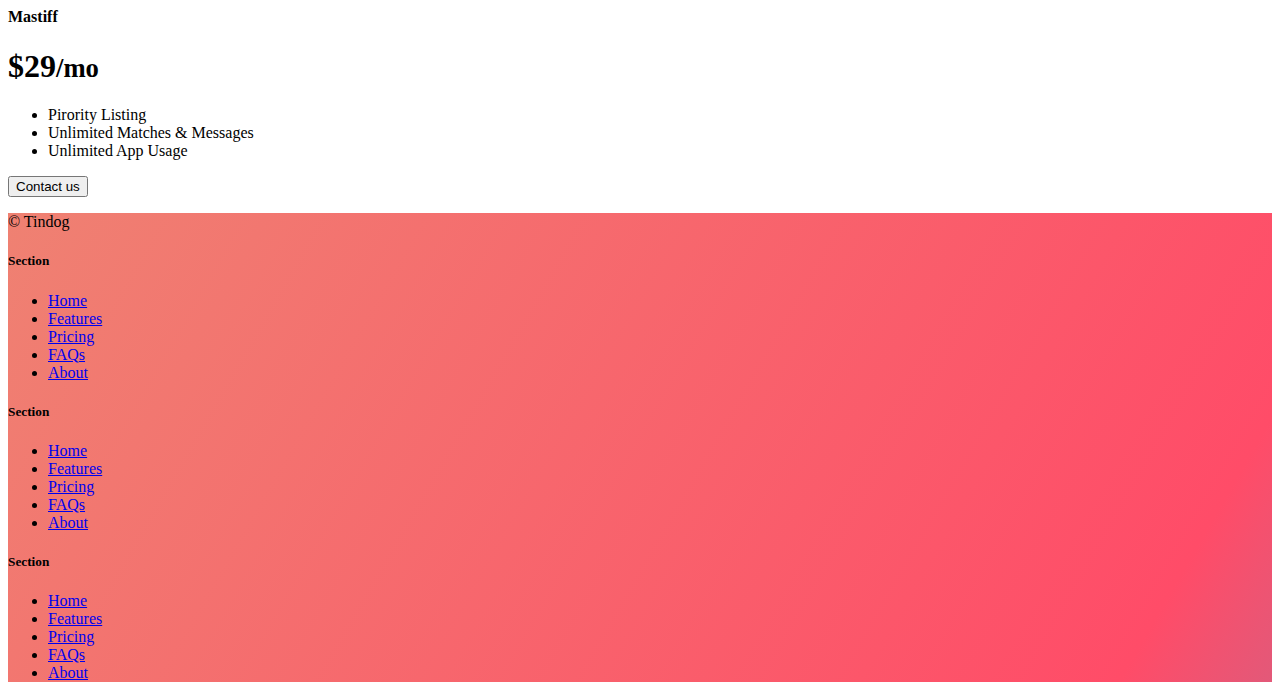
<file: mini-projects/11.3 TinDog Project/solution.html>
<!DOCTYPE html>
<html lang="en">

<head>
  <meta charset="UTF-8">
  <meta name="viewport" content="width=device-width, initial-scale=1.0">
  <title>TinDog</title>
  <link href="https://cdn.jsdelivr.net/npm/bootstrap@5.3.0-alpha3/dist/css/bootstrap.min.css" rel="stylesheet"
    integrity="sha384-KK94CHFLLe+nY2dmCWGMq91rCGa5gtU4mk92HdvYe+M/SXH301p5ILy+dN9+nJOZ" crossorigin="anonymous">
  <link rel="stylesheet" href="./css/solution.css">
</head>

<body>


  <!-- Title -->
  <section id="title" class="gradient-background">

    <div class="container col-xxl-8 px-4 pt-5">
      <div class="row flex-lg-row-reverse align-items-center g-5 pt-5">
        <div class="col-10 col-sm-8 col-lg-6">
          <img src="./images/iphone.png" class="d-block mx-lg-auto img-fluid" alt="Bootstrap Themes" height="200"
            loading="lazy">
        </div>
        <div class="col-lg-6">
          <h1 class="display-5 fw-bold text-body-emphasis lh-1 mb-3">Meet new and interesting dogs nearby.</h1>

          <div class="d-grid gap-2 d-md-flex justify-content-md-start">
            <button type="button" class="btn btn-light btn-lg px-4 me-md-2"><svg xmlns="http://www.w3.org/2000/svg"
                width="16" height="16" fill="currentColor" class="bi bi-apple mb-1" viewBox="0 0 16 16">
                <path
                  d="M11.182.008C11.148-.03 9.923.023 8.857 1.18c-1.066 1.156-.902 2.482-.878 2.516.024.034 1.52.087 2.475-1.258.955-1.345.762-2.391.728-2.43Zm3.314 11.733c-.048-.096-2.325-1.234-2.113-3.422.212-2.189 1.675-2.789 1.698-2.854.023-.065-.597-.79-1.254-1.157a3.692 3.692 0 0 0-1.563-.434c-.108-.003-.483-.095-1.254.116-.508.139-1.653.589-1.968.607-.316.018-1.256-.522-2.267-.665-.647-.125-1.333.131-1.824.328-.49.196-1.422.754-2.074 2.237-.652 1.482-.311 3.83-.067 4.56.244.729.625 1.924 1.273 2.796.576.984 1.34 1.667 1.659 1.899.319.232 1.219.386 1.843.067.502-.308 1.408-.485 1.766-.472.357.013 1.061.154 1.782.539.571.197 1.111.115 1.652-.105.541-.221 1.324-1.059 2.238-2.758.347-.79.505-1.217.473-1.282Z" />
                <path
                  d="M11.182.008C11.148-.03 9.923.023 8.857 1.18c-1.066 1.156-.902 2.482-.878 2.516.024.034 1.52.087 2.475-1.258.955-1.345.762-2.391.728-2.43Zm3.314 11.733c-.048-.096-2.325-1.234-2.113-3.422.212-2.189 1.675-2.789 1.698-2.854.023-.065-.597-.79-1.254-1.157a3.692 3.692 0 0 0-1.563-.434c-.108-.003-.483-.095-1.254.116-.508.139-1.653.589-1.968.607-.316.018-1.256-.522-2.267-.665-.647-.125-1.333.131-1.824.328-.49.196-1.422.754-2.074 2.237-.652 1.482-.311 3.83-.067 4.56.244.729.625 1.924 1.273 2.796.576.984 1.34 1.667 1.659 1.899.319.232 1.219.386 1.843.067.502-.308 1.408-.485 1.766-.472.357.013 1.061.154 1.782.539.571.197 1.111.115 1.652-.105.541-.221 1.324-1.059 2.238-2.758.347-.79.505-1.217.473-1.282Z" />
              </svg> Download</button>
            <button type="button" class="btn btn-outline-light btn-lg px-4"><svg xmlns="http://www.w3.org/2000/svg"
                width="16" height="16" fill="currentColor" class="bi bi-google-play mb-1" viewBox="0 0 16 16">
                <path
                  d="M14.222 9.374c1.037-.61 1.037-2.137 0-2.748L11.528 5.04 8.32 8l3.207 2.96 2.694-1.586Zm-3.595 2.116L7.583 8.68 1.03 14.73c.201 1.029 1.36 1.61 2.303 1.055l7.294-4.295ZM1 13.396V2.603L6.846 8 1 13.396ZM1.03 1.27l6.553 6.05 3.044-2.81L3.333.215C2.39-.341 1.231.24 1.03 1.27Z" />
              </svg> Download</button>
          </div>
        </div>
      </div>
    </div>
  </section>
  <!-- Features -->
  <section id="features">
    <div class="container mt-5">
      <div class="row g-4 py-5 row-cols-1 row-cols-lg-3">
        <div class="col d-flex align-items-start">
          <div
            class="icon-square text-body-emphasis bg-body-secondary d-inline-flex align-items-center justify-content-center fs-4 flex-shrink-0 me-3">
            <svg xmlns="http://www.w3.org/2000/svg" height="30" fill="currentColor" class="bi bi-check2-circle"
              viewBox="0 0 16 16">
              <path
                d="M2.5 8a5.5 5.5 0 0 1 8.25-4.764.5.5 0 0 0 .5-.866A6.5 6.5 0 1 0 14.5 8a.5.5 0 0 0-1 0 5.5 5.5 0 1 1-11 0z" />
              <path
                d="M15.354 3.354a.5.5 0 0 0-.708-.708L8 9.293 5.354 6.646a.5.5 0 1 0-.708.708l3 3a.5.5 0 0 0 .708 0l7-7z" />
            </svg>
          </div>
          <div>
            <h3 class="fs-2">Easy to use.</h3>
            <p>So easy to use, even your dog could do it.</p>

          </div>
        </div>
        <div class="col d-flex align-items-start">
          <div
            class="icon-square text-body-emphasis bg-body-secondary d-inline-flex align-items-center justify-content-center fs-4 flex-shrink-0 me-3">
            <svg xmlns="http://www.w3.org/2000/svg" height="30" fill="currentColor" class="bi bi-mortarboard"
              viewBox="0 0 16 16">
              <path
                d="M8.211 2.047a.5.5 0 0 0-.422 0l-7.5 3.5a.5.5 0 0 0 .025.917l7.5 3a.5.5 0 0 0 .372 0L14 7.14V13a1 1 0 0 0-1 1v2h3v-2a1 1 0 0 0-1-1V6.739l.686-.275a.5.5 0 0 0 .025-.917l-7.5-3.5ZM8 8.46 1.758 5.965 8 3.052l6.242 2.913L8 8.46Z" />
              <path
                d="M4.176 9.032a.5.5 0 0 0-.656.327l-.5 1.7a.5.5 0 0 0 .294.605l4.5 1.8a.5.5 0 0 0 .372 0l4.5-1.8a.5.5 0 0 0 .294-.605l-.5-1.7a.5.5 0 0 0-.656-.327L8 10.466 4.176 9.032Zm-.068 1.873.22-.748 3.496 1.311a.5.5 0 0 0 .352 0l3.496-1.311.22.748L8 12.46l-3.892-1.556Z" />
            </svg>
          </div>
          <div>
            <h3 class="fs-2">Elite Clientele.</h3>
            <p>We have all the dogs, the greatest dogs.</p>

          </div>
        </div>
        <div class="col d-flex align-items-start">
          <div
            class="icon-square text-body-emphasis bg-body-secondary d-inline-flex align-items-center justify-content-center fs-4 flex-shrink-0 me-3">
            <svg xmlns="http://www.w3.org/2000/svg" height="30" fill="currentColor" class="bi bi-arrow-through-heart"
              viewBox="0 0 16 16">
              <path fill-rule="evenodd"
                d="M2.854 15.854A.5.5 0 0 1 2 15.5V14H.5a.5.5 0 0 1-.354-.854l1.5-1.5A.5.5 0 0 1 2 11.5h1.793l.53-.53c-.771-.802-1.328-1.58-1.704-2.32-.798-1.575-.775-2.996-.213-4.092C3.426 2.565 6.18 1.809 8 3.233c1.25-.98 2.944-.928 4.212-.152L13.292 2 12.147.854A.5.5 0 0 1 12.5 0h3a.5.5 0 0 1 .5.5v3a.5.5 0 0 1-.854.354L14 2.707l-1.006 1.006c.236.248.44.531.6.845.562 1.096.585 2.517-.213 4.092-.793 1.563-2.395 3.288-5.105 5.08L8 13.912l-.276-.182a21.86 21.86 0 0 1-2.685-2.062l-.539.54V14a.5.5 0 0 1-.146.354l-1.5 1.5Zm2.893-4.894A20.419 20.419 0 0 0 8 12.71c2.456-1.666 3.827-3.207 4.489-4.512.679-1.34.607-2.42.215-3.185-.817-1.595-3.087-2.054-4.346-.761L8 4.62l-.358-.368c-1.259-1.293-3.53-.834-4.346.761-.392.766-.464 1.845.215 3.185.323.636.815 1.33 1.519 2.065l1.866-1.867a.5.5 0 1 1 .708.708L5.747 10.96Z" />
            </svg>
          </div>
          <div>
            <h3 class="fs-2">Guaranteed to work.</h3>
            <p>Find the love of your dog's life or your money back.</p>

          </div>
        </div>
      </div>
    </div>
  </section>
  <!-- Testimonial -->
  <section id="testimonial">
    <div class="my-5">
      <div class="p-5 text-center bg-body-tertiary">
        <div class="container py-5">
          <h2 class="text-body-emphasis">"I no longer have to sniff other dogs for love. I've found the hottest Corgi on
            TinDog. Woof."</h2>
          <img class="profile-img mt-5" src="./images/dog-img.jpg" alt="dog image">
          <p class="col-lg-8 mx-auto lead mt-2">
            Pebbles, New York
          </p>
        </div>

        <div class="container">
          <div class="row">
            <div class="col-lg-3 col-sm-12">
              <img src="./images/techcrunch.png" alt="techcrunch" height="30">
            </div>
            <div class="col-lg-3 col-sm-12">
              <img src="./images/mashable.png" alt="mashable" height="30">
            </div>
            <div class="col-lg-3 col-sm-12">
              <img src="./images/bizinsider.png" alt="bizinsider" height="30">
            </div>
            <div class="col-lg-3 col-sm-12">
              <img src="./images/tnw.png" alt="tnw" height="30">
            </div>
          </div>
        </div>
      </div>
    </div>
  </section>
  <!-- Pricing -->
  <section id="pricing">
    <div class="container">
      <div class="pricing-header p-3 pb-md-4 mx-auto text-center">
        <h2 class="display-4 fw-normal">A Plan for Every Dog's Needs</h2>
        <p class="fs-5 text-body-secondary">Simple and affordable price plans for you and your dog.
      </div>
      <div class="row row-cols-1 row-cols-md-3 mb-3 text-center">
        <div class="col">
          <div class="card mb-4 rounded-3 shadow-sm">
            <div class="card-header py-3">
              <h4 class="my-0 fw-normal">Chihuahua</h4>
            </div>
            <div class="card-body">
              <h1 class="card-title pricing-card-title">$0<small class="text-body-secondary fw-light">/mo</small></h1>
              <ul class="list-unstyled mt-3 mb-4">
                <li>5 Matches Per Day</li>
                <li>10 Messages Per Day</li>
                <li>Unlimited App Usage</li>
              </ul>
              <button type="button" class="w-100 btn btn-lg btn-outline-dark">Sign up for free</button>
            </div>
          </div>
        </div>
        <div class="col">
          <div class="card mb-4 rounded-3 shadow-sm">
            <div class="card-header py-3">
              <h4 class="my-0 fw-normal">Labrador</h4>
            </div>
            <div class="card-body">
              <h1 class="card-title pricing-card-title">$15<small class="text-body-secondary fw-light">/mo</small></h1>
              <ul class="list-unstyled mt-3 mb-4">
                <li>Unlimited Matches</li>
                <li>Unlimited Messages</li>
                <li>Unlimited App Usage</li>
              </ul>
              <button type="button" class="w-100 btn btn-lg btn-dark">Get started</button>
            </div>
          </div>
        </div>
        <div class="col">
          <div class="card mb-4 rounded-3 shadow-sm border-dark">
            <div class="card-header py-3 text-bg-dark border-dark">
              <h4 class="my-0 fw-normal">Mastiff</h4>
            </div>
            <div class="card-body">
              <h1 class="card-title pricing-card-title">$29<small class="text-body-secondary fw-light">/mo</small></h1>
              <ul class="list-unstyled mt-3 mb-4">
                <li>Pirority Listing</li>
                <li>Unlimited Matches & Messages</li>
                <li>Unlimited App Usage</li>
              </ul>
              <button type="button" class="w-100 btn btn-lg btn-dark">Contact us</button>
            </div>
          </div>
        </div>
      </div>
    </div>
  </section>
  <!-- Footer -->
  <section id="contact" class="gradient-background">
    <div class="container ">
      <footer class="row row-cols-1 row-cols-sm-2 row-cols-md-5 py-5 mt-5 border-top">
        <div class="col mb-3">

          <p class="text-body-secondary">© Tindog</p>
        </div>

        <div class="col mb-3">

        </div>

        <div class="col mb-3">
          <h5>Section</h5>
          <ul class="nav flex-column">
            <li class="nav-item mb-2"><a href="#" class="nav-link p-0 text-body-secondary">Home</a></li>
            <li class="nav-item mb-2"><a href="#" class="nav-link p-0 text-body-secondary">Features</a></li>
            <li class="nav-item mb-2"><a href="#" class="nav-link p-0 text-body-secondary">Pricing</a></li>
            <li class="nav-item mb-2"><a href="#" class="nav-link p-0 text-body-secondary">FAQs</a></li>
            <li class="nav-item mb-2"><a href="#" class="nav-link p-0 text-body-secondary">About</a></li>
          </ul>
        </div>

        <div class="col mb-3">
          <h5>Section</h5>
          <ul class="nav flex-column">
            <li class="nav-item mb-2"><a href="#" class="nav-link p-0 text-body-secondary">Home</a></li>
            <li class="nav-item mb-2"><a href="#" class="nav-link p-0 text-body-secondary">Features</a></li>
            <li class="nav-item mb-2"><a href="#" class="nav-link p-0 text-body-secondary">Pricing</a></li>
            <li class="nav-item mb-2"><a href="#" class="nav-link p-0 text-body-secondary">FAQs</a></li>
            <li class="nav-item mb-2"><a href="#" class="nav-link p-0 text-body-secondary">About</a></li>
          </ul>
        </div>

        <div class="col mb-3">
          <h5>Section</h5>
          <ul class="nav flex-column">
            <li class="nav-item mb-2"><a href="#" class="nav-link p-0 text-body-secondary">Home</a></li>
            <li class="nav-item mb-2"><a href="#" class="nav-link p-0 text-body-secondary">Features</a></li>
            <li class="nav-item mb-2"><a href="#" class="nav-link p-0 text-body-secondary">Pricing</a></li>
            <li class="nav-item mb-2"><a href="#" class="nav-link p-0 text-body-secondary">FAQs</a></li>
            <li class="nav-item mb-2"><a href="#" class="nav-link p-0 text-body-secondary">About</a></li>
          </ul>
        </div>
      </footer>
    </div>
  </section>
</body>

</html>
</file>
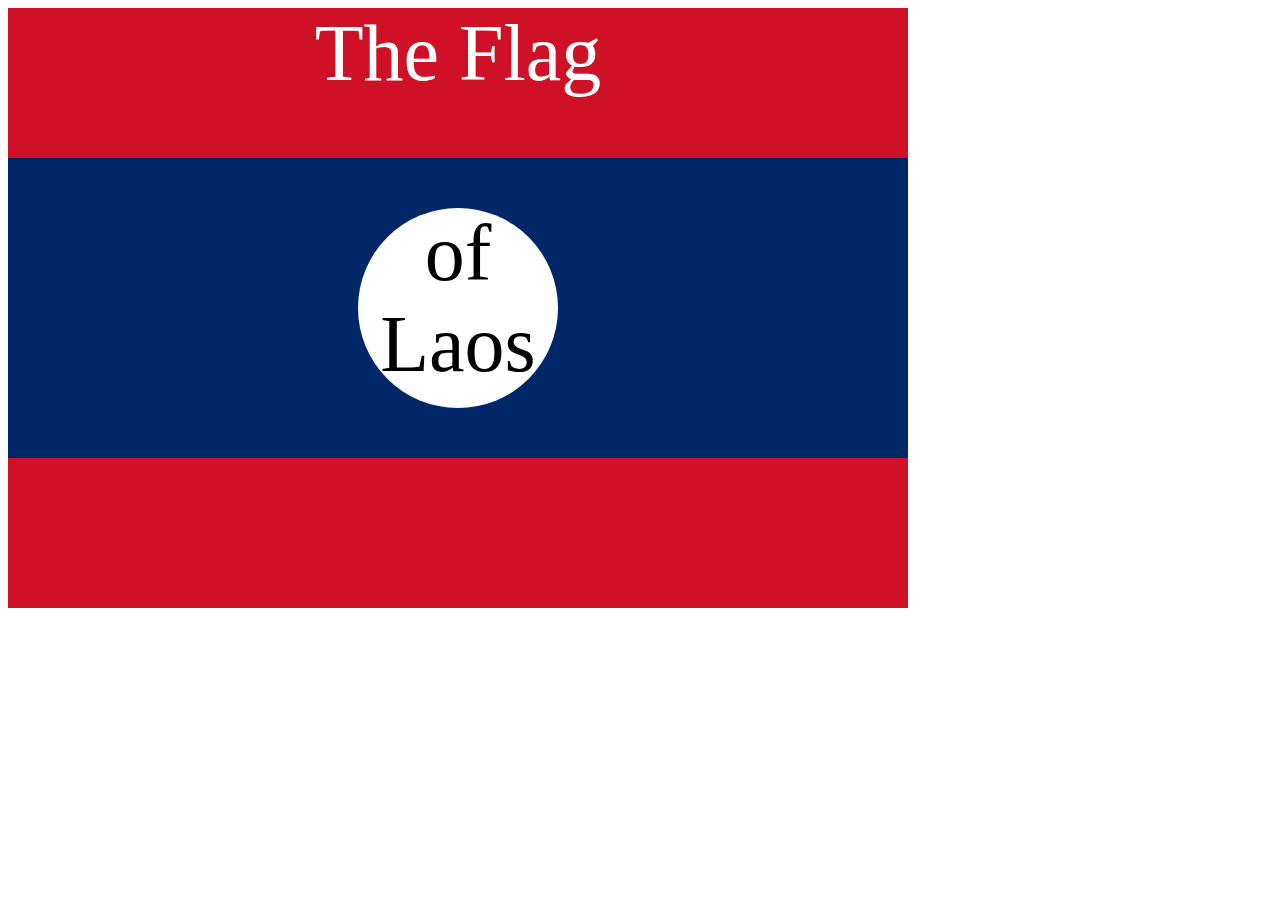
<file: mini-projects/7.3 CSS Flag Project/solution.html>
<!DOCTYPE html>
<html lang="en">

<head>
  <meta charset="UTF-8">
  <title>CSS Flag Project</title>
  <style>
    .flag {
      width: 900px;
      height: 600px;
      position: relative;
      background-color: #CE1126;

    }

    .flag > div {
      background-color: #002868;
      height: 300px;
      width: 100%;
      position: absolute;
      top: 150px;
    }

    .flag > div > div {
      background-color: white;
      position: absolute;

      height: 200px;
      width: 200px;
      border-radius: 50%;
      top: 50px;
      left: 350px;
    }

    p {
      font-size: 5rem;
      color: white;
      text-align: center;
      padding: 0;
      margin: 0;
    }

    .flag>div div p {
      color: black;
    }
  </style>
</head>

<body>
  <div class="flag">
    <p>The Flag</p>
    <div>
      <div>
        <p>of Laos</p>
      </div>
    </div>
  </div>
</body>

</html>
</file>
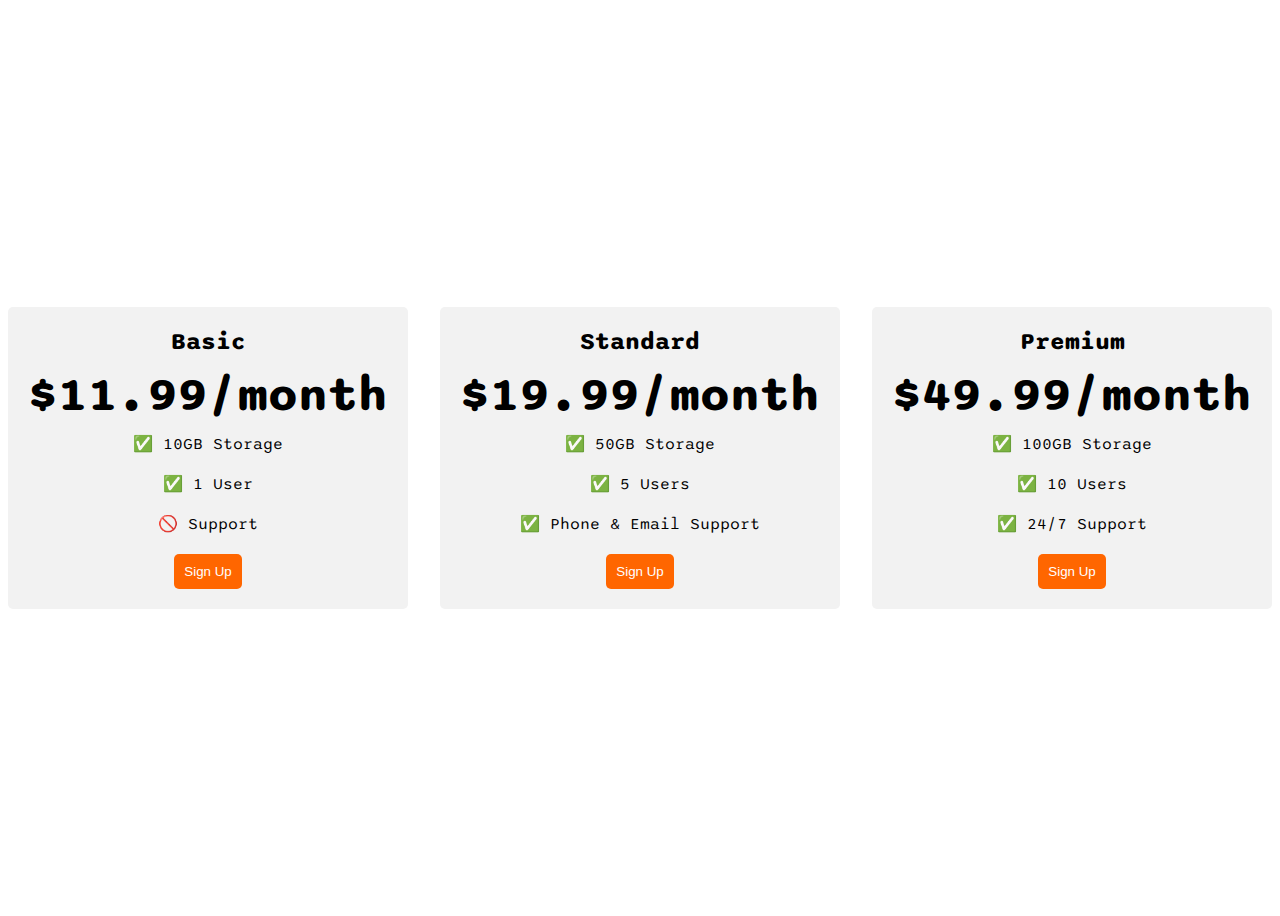
<file: mini-projects/9.4 Flexbox Pricing Table Project/solution.html>
<!DOCTYPE html>
<html>

<head>
  <title>Flexbox Pricing Table</title>
  <link rel="preconnect" href="https://fonts.googleapis.com">
  <link rel="preconnect" href="https://fonts.gstatic.com" crossorigin>
  <link href="https://fonts.googleapis.com/css2?family=Sono:wght@400;700&display=swap" rel="stylesheet">
  <style>
    body {
      font-family: 'Sono', sans-serif;
    }

    .pricing-container {
      display: flex;
      justify-content: center;
      align-items: center;
      height: 100vh;
      gap: 2rem;
    }

    .pricing-plan {
      flex: 1; /*set flex to 1, make them equal size, but make max-width: 400px so that it does not stretch all the way*/
      max-width: 400px;
      padding: 20px;
      background-color: #f2f2f2;
      border-radius: 5px;
      text-align: center;
    }

    .plan-title {
      font-size: 24px;
      font-weight: bold;
      margin-bottom: 10px;
    }

    .plan-price {
      font-size: 48px;
      font-weight: bold;
      margin-bottom: 10px;
    }

    .plan-features {
      list-style: none;
      padding: 0;
      margin: 0;
    }

    .plan-features li {
      margin-bottom: 20px;
    }

    .plan-button {
      padding: 10px;
      background-color: #ff6600;
      color: #fff;
      border-radius: 5px;
      border: none;
    }

    @media (max-width: 1250px) {
      .pricing-container {
        flex-direction: column;
        height: 100%;
      }
    }
  </style>
</head>

<body>
  <div class="pricing-container">
    <div class="pricing-plan">
      <div class="plan-title">Basic</div>
      <div class="plan-price">$11.99/month</div>
      <ul class="plan-features">
        <li>✅ 10GB Storage</li>
        <li>✅ 1 User</li>
        <li>🚫 Support</li>
      </ul>
      <button class="plan-button">Sign Up</a>
    </div>
    <div class="pricing-plan">
      <div class="plan-title">Standard</div>
      <div class="plan-price">$19.99/month</div>
      <ul class="plan-features">
        <li>✅ 50GB Storage</li>
        <li>✅ 5 Users</li>
        <li>✅ Phone &amp; Email Support</li>
      </ul>
      <button class="plan-button">Sign Up</a>
    </div>
    <div class="pricing-plan">
      <div class="plan-title">Premium</div>
      <div class="plan-price">$49.99/month</div>
      <ul class="plan-features">
        <li>✅ 100GB Storage</li>
        <li>✅ 10 Users</li>
        <li>✅ 24/7 Support</li>
      </ul>
      <button class="plan-button">Sign Up</a>
    </div>
  </div>

</body>

</html>
</file>
<file: style.css>
body {
    background-color:#EEF5FF;
    margin:0;
    padding: 0;
}

.pheader {
    color: #7C93C3;
    font-size: 50px;
    font-family: "Montserrat", sans-serif;
    margin-left: 100px;
}

/*navigation*/
li {
    list-style-type: none;
}
ul {
    margin: 0;
}

.ownnav ul {
    display: flex;
    gap: 20px;
    justify-content: flex-end;
    background-color: #9EB8D9;
    font-size: 25px;
    padding: 20px;

}

#lastitem{
    padding-right: 15px;
}

.ownnav a{
    font-family: "Montserrat", sans-serif;
    color: white;
    font-weight: bold;
}

.ownnav a:link{
    text-decoration: none;
}

/*introduction section*/

.intro {
    display: grid;
    grid-template-columns: 1fr 1fr;
    grid-template-rows: 1fr 1fr;
    height: 100vh;
}

.intro h1, .intro h2, .intro .img {
    display: flex;
}

.intro h1 {
    justify-content: center;
    align-items: flex-end;
    margin-top: 0;
    font-family: "Sacramento", cursive;
    font-size: 100px;
    color: #7C93C3;
    margin-bottom: 0;
    margin-left: 180px;
    text-shadow: 2px 7px 5px rgba(0,0,0,0.3), 
    0px -4px 10px rgba(255,255,255,0.3);
}

.intro h2 {
    justify-content: center;
    align-items: flex-start;
    font-family: "Montserrat", sans-serif;
    font-size: 50px;
    color: #7C93C3;
    font-weight: 100;
    margin-top: 0;
    margin-left: 100px;
    text-shadow: 2px 7px 5px rgba(0,0,0,0.3), 
    0px -4px 10px rgba(255,255,255,0.3);


}
.intro .img{
    grid-row: span 2;
    align-items: center;
    justify-content: center;
}

.intro img{
    height: 50%;
    filter: drop-shadow(rgba(0, 0, 0, 0.24) 0px 3px 8px);   
}

.intro h1 img{
    height: 200px;
    margin-bottom: 50px;
}

/*experience*/

.timeline {
    display:flex;
    flex-wrap: wrap;
    gap: 20px;
    justify-content: center;
}


.year {
    display: grid;
    width: clamp(300px, 16vw,400px);
    grid-template-rows: auto auto 1fr 1fr;
}

.year::before {
    content: '';
    padding: 2px;
    margin: auto;
    grid-row: 3;
    display: block;
    height: 100%;
}
.year:nth-child(even) {  
    grid-template-rows: auto auto clamp(30px, 10vmin, 100px) 1fr;  
}

.date {
    font-size:clamp(26px,4vw ,40px);
    color:white;
    padding:0 1rem;
    text-align:center;
    border-radius:5px;
    font-family: "Montserrat", sans-serif;
}

.time-content {
    border-radius:5px;
    padding:1em;
    margin-bottom:auto;
}

.time-graphic {
    grid-row: 1;
    margin: auto;    
}

.time-graphic img {
    height: 50px;
}

.orange, .year:nth-child(1)::before {
    background-color: #f39c12;
}

.green, .year:nth-child(2)::before {
    background-color: #27ae60;
}
.pink, .year:nth-child(3)::before {
    background-color: #e74c3c;
}

.lightblue, .year:nth-child(4)::before {
    background-color: #3498db;
}
.yellow, .year:nth-child(5)::before {
    background-color: #f1c40f;
}



/*portfolio*/

.portfolio {
    display: grid;
    grid-template-columns: 1fr 1fr;
    grid-template-rows: 1fr 1fr;
    row-gap:20px;
}

.pimg {
    display: flex;
    justify-content: center;
    
}

.section {
    border-radius: 25px;
    background-color: #e5eefa;
    font-family:"Montserrat", sans-serif;
}

.subtitle {
    background-color: white;
    border-radius: 15px;
    padding: 15px;
    margin: 30px;
}
.section img{
    border-radius: 25px;

}

.innerimg {
    background-color:#d4e1f1;
    padding: 20px;
    border-radius: 20px;
    margin: 30px;
}

.boxdecor {
    background-color:#dfeaf9;
    margin-bottom: 20px;
    height: 70px;
    border-top-right-radius: 25px;
    border-top-left-radius: 25px;
}

.section h3 {
    margin-top: 0;
    font-family: "Montserrat", sans-serif;
    padding-top: 20px;
    padding-left: 30px;
    font-size: 30px;
    color: black;
    letter-spacing: 3px;
}

.section a {
    text-decoration: none;
    color: black;
}

a:hover {
    opacity: 0.5; 
}

/*Contact Me*/

#longinput {
    width: 400px;
    height: 300px;
}

.contact {
    display: grid;
    grid-template-columns: 1fr 1fr;
    grid-template-rows: 1fr 1fr;
    height: 100vh;
}

.contact h2{
    display: flex;
    justify-content: center;
    align-items: flex-end;
    font-family: "Sacramento", cursive;
    font-size: 100px;
    margin-bottom: 0;
    text-shadow: 2px 7px 5px rgba(0,0,0,0.3), 
    0px -4px 10px rgba(255,255,255,0.3);
    
}

.contact h3 {
    font-family: "Montserrat", sans-serif;
    font-size: 25px;
    font-weight: 100;
    color: #7C93C3;
    display: flex;
    justify-content: center;
    margin-left: 70px;
    text-shadow: 2px 7px 5px rgba(0,0,0,0.3), 
    0px -4px 10px rgba(255,255,255,0.3);

}

.form {
    grid-row: span 2;
    display: flex;
    justify-content: center;
    align-items: center;
    
}

form {
    padding: 20px;
    background-color: #9EB8D9;
    font-size: 20px;
    font-family: "Montserrat", sans-serif;
    color: #7C93C3;
    background-color: white;
    border-radius: 25px;
    filter: drop-shadow(rgba(0, 0, 0, 0.24) 0px 3px 8px); 
}


.name-email{
    display: flex;
    gap: 20px;
}

.ne {
    width: 50%;
}

.ne input{
    width: 95%;
    border-radius: 25px;
}

.inquire {
    margin-top: 10px;
    margin-bottom: 10px;
}

.inquire select {
    width: 65%;
    border-radius: 25px;
    border-width: 2px;
}

.email input{
    border-radius: 25px;
}

#submit {
    border-radius: 25px;
    margin-top: 10px;
    padding: 10px;
    font-family: "Montserrat", sans-serif;
    background-color: #7C93C3;
    color: white;
    letter-spacing: 5px;
    width: 30%;
}


/*monitor*/

@media (max-width: 2800px){
    /*introduction section*/
    .intro h1{
        font-size: 80px;
    }
    .intro h1 img{
        height: 100px;
    }
    .intro h2{
        font-size: 30px;
    }
    
    
    
    /* portfolio section */

    #portfolio {
        margin-top: 150px;
    }
} 


/*Small Screens, Ipads, laptops*/
@media (max-width: 1024px){
    /*nav*/
    .ownnav ul {        
        justify-content: center;
        gap: 30px;
    }
   
    /*introduction section*/
    .intro {
        display: block;
    }
    .intro h2{
        margin-left: 10px;
    }
    .intro h1{
        margin-top: 60px;
        margin-right: 100px;
    }

    .intro .img img{
        height: 300px;
    }
    /*portfolio section: */

    .portfolio {
        display: block;
    }

  
    .pimg{
        margin-top: 50px;

    }

    /*contact me section*/
    .contact {
        display: block;
    }

    .contact .pheader{
        font-size: 50px;
        margin-right: 100px;
    }

    .contact h3 {
        margin-right: 50px;
    }
      
    
}




/*phone*/



@media (max-width: 630px){
    /*timeline*/
    .year {
        grid-template-rows: auto auto 50px 1fr;
      }

    /*navigation*/  
    .ownnav ul {
        font-size: 13px;
        gap: 15px;
        width: 100%;        
    }
    /*introduction*/
    .intro h1 {
        font-size: 40px;
        margin:auto;
        margin-top: 50px;
    }

    .intro .img img {
        height: 250px;
    }

    .intro h1 img {
        display: none;
       
    }
    .intro h2 {
        font-size: 20px;
    }

    .intro {
        height: 50vh;
    }

    .pheader {
        font-size: 25px;
        margin-left: 130px;
    }


   /*portfolio*/
    
    .section {
        width: 100vw;
    }
    
    .subtitle {
        background-color: white;
        border-radius: 15px;
        padding: 15px;
        margin: 30px;
    }
   
    
    .innerimg img{
        height: 200px;
        width: 100%;
    }
    /*contact*/

    .contact .pheader {
        font-size: 30px;
        margin-top: 50px;
    }

    #longinput {
        width: 300px;
        height: 100px;
    }
    
}
</file>
<file: mini-projects/11.3 TinDog Project/css/style.css>
.gradient-background {
  background: linear-gradient(300deg, #00bfff, #ff4c68, #ef8172);
  background-size: 180% 180%;
  animation: gradient-animation 18s ease infinite;
}

@keyframes gradient-animation {
  0% {
    background-position: 0% 50%;
  }
  50% {
    background-position: 100% 50%;
  }
  100% {
    background-position: 0% 50%;
  }
}

.icon-square {
  width: 3rem;
  height: 3rem;
  border-radius: 0.75rem;
}

.profile-img {
  height: 100px;
  border-radius: 50%;
}
</file>
<file: mini-projects/11.3 TinDog Project/css/solution.css>
.gradient-background {
  background: linear-gradient(300deg, #00bfff, #ff4c68, #ef8172);
  background-size: 180% 180%;
  animation: gradient-animation 18s ease infinite;
}

@keyframes gradient-animation {
  0% {
    background-position: 0% 50%;
  }
  50% {
    background-position: 100% 50%;
  }
  100% {
    background-position: 0% 50%;
  }
}

.icon-square {
  width: 3rem;
  height: 3rem;
  border-radius: 0.75rem;
}

.profile-img {
  border-radius: 50%;
  height: 100px;
}
</file>
